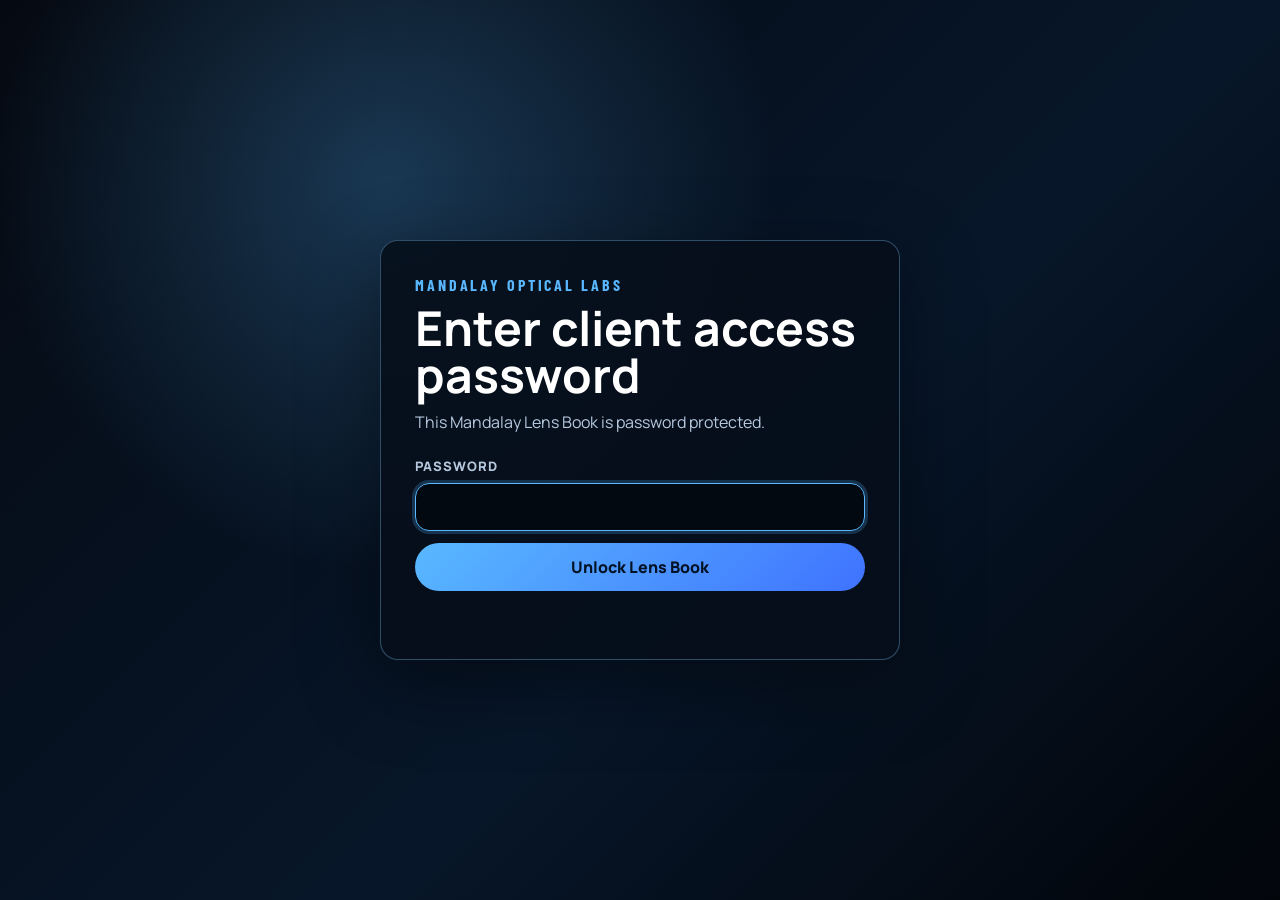
<file: client/index.html>
<!DOCTYPE html>
<html lang="en">
  <head>
    <meta charset="UTF-8" />
    <meta http-equiv="Cache-Control" content="no-store, no-cache, must-revalidate, max-age=0" />
    <meta http-equiv="Pragma" content="no-cache" />
    <meta http-equiv="Expires" content="0" />
    <meta name="viewport" content="width=device-width, initial-scale=1.0" />
    <title>Mandalay Optical Labs Client Price Guide</title>
    <link rel="preconnect" href="https://fonts.googleapis.com" />
    <link rel="preconnect" href="https://fonts.gstatic.com" crossorigin />
    <link
      href="https://fonts.googleapis.com/css2?family=Barlow+Condensed:wght@500;600;700&amp;family=Inter:wght@400;500;600;700;800&amp;family=Manrope:wght@400;500;600;700;800&amp;family=Noto+Serif+Display:opsz,wght@6..72,400;6..72,500;6..72,600;6..72,700&amp;display=swap"
      rel="stylesheet"
    />
    <link rel="stylesheet" href="./styles.css?v=mandalay-hero-hard-anchor-20260730b" />
    <style>
      body.client-access-pending .page-shell {
        visibility: hidden;
      }

      .hero {
        position: relative !important;
      }

      .hero > .visual-theme-controls {
        position: absolute !important;
        right: 22px !important;
        bottom: 22px !important;
        top: auto !important;
        left: auto !important;
      }

      .hero > .visual-theme-controls > .visual-theme-panel {
        position: absolute !important;
        right: 0 !important;
        bottom: calc(100% + 12px) !important;
        top: auto !important;
        left: auto !important;
      }
    </style>
  </head>
  <body class="client-access-pending">
    <div id="clientAccessGate" class="client-access-panel" hidden></div>
    <div class="page-shell">
      <header class="hero">
        <img
          class="hero-background-image"
          src="./mandalay-cover-art.svg"
          alt="Mandalay Optical Labs cover art with illuminated lens over Earth"
        />
        <div class="hero-copy">
          <p class="eyebrow">Mandalay Optical Labs</p>
          <p class="brand-kicker">Client Price Guide</p>
          <div class="hero-logo-wordmark" aria-label="Mandalay Optical Lab">
            <div class="hero-logo-main">MANDALAY</div>
            <div class="hero-logo-sub">OPTICAL LAB</div>
          </div>
          <h1 class="hero-guide-title">
            <span class="hero-title-sub">lens price guide</span>
          </h1>
          <p class="lede">
            Disrupting the industry with out of this world pricing designed to preserve Independent
            Optometric Practice profitability.
          </p>
          <div class="hero-actions consult-actions">
            <a class="button consult-button" href="https://outlook.office.com/book/MandalayOpticalQuestions@wecareri.com/?ismsaljsauthenabled" target="_blank" rel="noopener">Book Lens Consultation</a>
          </div>
        </div>
        <div class="visual-theme-controls" aria-label="Lens Book color controls">
          <button
            id="themePanelToggle"
            class="button theme-panel-toggle"
            type="button"
            aria-expanded="false"
            aria-controls="visualThemePanel"
          >
            Change Colors
          </button>
          <div id="visualThemePanel" class="visual-theme-panel" role="dialog" aria-label="Change Lens Book colors" hidden>
            <div class="visual-theme-panel-heading">
              <div>
                <span class="accent-theme-label">Lens Book Colors</span>
                <strong>Choose a design</strong>
              </div>
              <button id="themePanelClose" class="theme-panel-close" type="button" aria-label="Close color options">&times;</button>
            </div>
            <div class="visual-theme-mode-options" role="group" aria-label="Lens Book design">
              <button class="theme-mode-option" type="button" data-lens-mode="classic">Classic</button>
              <button class="theme-mode-option" type="button" data-lens-mode="editorial">New Mandalay</button>
            </div>
            <div id="accentThemePicker" class="accent-theme-picker">
              <span class="accent-theme-label">Accent color</span>
              <div class="accent-theme-options" role="group" aria-label="Mandalay accent color">
                <button class="accent-theme-option" type="button" data-accent-theme="deep-emerald" style="--swatch: #0b3d32">
                  <span class="accent-theme-swatch" aria-hidden="true"></span>Deep Emerald
                </button>
                <button class="accent-theme-option" type="button" data-accent-theme="garnet" style="--swatch: #651c2c">
                  <span class="accent-theme-swatch" aria-hidden="true"></span>Garnet
                </button>
                <button class="accent-theme-option" type="button" data-accent-theme="sapphire" style="--swatch: #153f6b">
                  <span class="accent-theme-swatch" aria-hidden="true"></span>Sapphire
                </button>
                <button class="accent-theme-option" type="button" data-accent-theme="peacock" style="--swatch: #0b4550">
                  <span class="accent-theme-swatch" aria-hidden="true"></span>Peacock
                </button>
                <button class="accent-theme-option" type="button" data-accent-theme="brilliant-lapis" style="--swatch: #2447d8">
                  <span class="accent-theme-swatch" aria-hidden="true"></span>Brilliant Lapis
                </button>
                <button class="accent-theme-option" type="button" data-accent-theme="ruby" style="--swatch: #b51d45">
                  <span class="accent-theme-swatch" aria-hidden="true"></span>Ruby
                </button>
              </div>
            </div>
          </div>
        </div>
      </header>

      <main class="layout">
        <section class="panel controls-panel controls" id="controlsPanel" aria-label="Lens book controls">
          <div class="family-switcher-wrap" id="catalogListingPanel">
            <div>
              <p class="section-label">Catalog Listing</p>
              <h2 id="activeSectionTitle">Single vision</h2>
            </div>
            <p id="updatedLabel" class="updated-label">Mandalay Lens Book</p>
            <div id="sectionTabs" class="chip-row family-switcher" aria-label="Lens categories"></div>
          </div>

          <div class="family-switcher-wrap subfilter-panel collapsible-panel is-collapsed" id="singleVisionControls">
            <button
              class="compact-panel-toggle triangle-toggle-hidden"
              type="button"
              data-compact-panel-toggle="singleVisionCategory"
              aria-expanded="false"
            >
              <span class="compact-panel-heading">
                <span class="section-label">Lens Category</span>
                <strong id="activeTierTitle">Single vision</strong>
              </span>
              <span class="compact-panel-summary" id="singleVisionFiltersSummary">Single vision</span>
            </button>
            <div class="compact-panel-body" id="singleVisionFiltersBody" hidden>
              <div id="singleVisionTabs" class="chip-row compact family-switcher"></div>
            </div>
          </div>

          <div class="family-switcher-wrap subfilter-panel" id="progressiveControls" hidden>
            <div>
              <p class="section-label">Progressive Selection</p>
              <h2 id="progressiveTitle">Mandalay Series</h2>
            </div>
            <div class="progressive-groups">
              <div>
                <p class="section-label subtle-label">Mandalay Series</p>
                <div id="mandalayDesignTabs" class="chip-row compact family-switcher"></div>
              </div>
              <div class="progressive-series-row">
                <div class="progressive-group progressive-group-iot">
                  <p class="section-label subtle-label">IOT Series</p>
                  <div id="iotDesignTabs" class="chip-row compact family-switcher"></div>
                </div>
                <div class="progressive-group progressive-group-german">
                  <p class="section-label subtle-label">German R Series</p>
                  <div id="germanRDesignTabs" class="chip-row compact family-switcher"></div>
                </div>
              </div>
            </div>
          </div>

          <div class="family-switcher-wrap subfilter-panel collapsible-panel is-collapsed" id="lensFiltersPanel">
            <button
              class="compact-panel-toggle triangle-toggle-hidden"
              type="button"
              data-compact-panel-toggle="lensFilters"
              aria-expanded="false"
            >
              <span class="compact-panel-heading">
                <span class="section-label">Lens Filters</span>
                <strong id="lensFiltersTitle">Refine the selected lens category</strong>
              </span>
              <span class="compact-panel-summary" id="lensFiltersSummary">All materials / All treatments</span>
            </button>
            <div class="filter-grid single-vision-filter-grid compact-panel-body" id="lensFiltersBody" hidden>
              <label>
                Material
                <select id="indexFilter"></select>
              </label>
              <label>
                Photochromic / Transition / Polarized
                <select id="treatmentFilter"></select>
              </label>
            </div>
          </div>

          <div class="search-wrap" id="searchWrap">
            <label for="searchInput">Search the catalog</label>
            <input
              id="searchInput"
              type="search"
              placeholder="Try: polarized, 1.67, Mandalay Plus, anti-fatigue"
            />
          </div>
        </section>

        <section class="panel results-panel" id="contentGrid">
          <div class="section-heading">
            <div class="catalog-heading-copy">
              <p class="section-label">Catalog</p>
              <h2 class="catalog-display-title">Lens Price Book</h2>
              <p class="catalog-helper">Live lens pricing is listed below.</p>
              <h2 id="resultsTitle">Client lens prices</h2>
            </div>
            <div class="results-actions catalog-toolbar">
              <label class="antiglare-control" id="antiglareControl">
                <span>Add anti-glare</span>
                <select id="antiglareSelect" aria-label="Add anti-glare to displayed lens prices"></select>
              </label>
              <div class="catalog-print-actions" aria-label="Print options">
                <a class="button one-page-print-button" href="./one-page-price-list.html?v=dash-20260730" target="_blank" rel="noopener">One Page Price Print</a>
              </div>
              <div id="resultCount" class="count-pill">0 items</div>
            </div>
          </div>
          <div class="table-wrap">
            <table>
              <thead id="resultsHead"></thead>
              <tbody id="resultsBody"></tbody>
            </table>
          </div>
        </section>

        <section class="panel share-panel" id="share" hidden>
          <p id="clientUrl" class="client-url">https://blinkshea.github.io/MandalayLensBook/</p>
          <button id="copyLinkButton" class="button button-ghost" type="button">Copy Link</button>
        </section>

        <footer class="panel lens-book-footer">
          <div>
            <p class="section-label">Client Policies</p>
            <h2>Terms &amp; Conditions</h2>
            <p>Review Mandalay billing, exchange, and warranty terms, then print a copy for your records.</p>
          </div>
          <a
            class="button terms-button"
            href="./terms-and-conditions.html"
            target="_blank"
            rel="noopener"
          >View &amp; Print Terms</a>
        </footer>
      </main>
    </div>

    <script>
      (function loadMandalayHeroArt() {
        const heroImage = document.querySelector(".hero-background-image");
        if (!heroImage) return;
        const chunkPaths = [0, 1, 2, 3, 4, 5, 6, 7].map(
          (index) => `../data/hero-cover-sharp-webp-q35-${index}.txt?v=client-real-hero-20260513`
        );
        Promise.all(chunkPaths.map((path) => fetch(path).then((response) => {
          if (!response.ok) throw new Error("Missing hero chunk");
          return response.text();
        })))
          .then((parts) => {
            heroImage.src = "data:image/webp;base64," + parts.join("").replace(/\s/g, "");
          })
          .catch(() => {
            heroImage.src = "../mandalay_cover_art.jpg?v=client-real-hero-fallback-20260513";
          });
      })();
    </script>
    <script>
      (function polishClientOnlyView() {
        const panelMap = {
          singleVisionCategory: "singleVisionFiltersBody",
          lensFilters: "lensFiltersBody",
        };

        function setText(node, text) {
          if (node && node.textContent !== text) node.textContent = text;
        }

        document.addEventListener("click", (event) => {
          const toggle = event.target.closest("[data-compact-panel-toggle]");
          if (!toggle) return;
          const key = toggle.getAttribute("data-compact-panel-toggle");
          const body = document.getElementById(panelMap[key]);
          const panel = toggle.closest(".collapsible-panel");
          if (!body || !panel) return;
          const isOpen = toggle.getAttribute("aria-expanded") === "true";
          toggle.setAttribute("aria-expanded", String(!isOpen));
          panel.classList.toggle("is-collapsed", isOpen);
          body.hidden = isOpen;
        });

        const singleVisionSummary = document.getElementById("singleVisionFiltersSummary");
        const activeTierTitle = document.getElementById("activeTierTitle");
        const lensFiltersSummary = document.getElementById("lensFiltersSummary");
        const resultsHead = document.getElementById("resultsHead");
        const resultsBody = document.getElementById("resultsBody");
        const singleVisionTabs = document.getElementById("singleVisionTabs");
        const indexFilter = document.getElementById("indexFilter");
        const treatmentFilter = document.getElementById("treatmentFilter");

        function selectedText(select, fallback) {
          if (!select || select.disabled) return fallback;
          return select.options[select.selectedIndex]?.textContent || fallback;
        }

        function updateSummaries() {
          const activeSingle = document.querySelector("#singleVisionTabs .is-active");
          const singleLabel = activeSingle?.textContent?.trim() || "Single vision";
          setText(singleVisionSummary, singleLabel);
          setText(activeTierTitle, singleLabel);
          setText(
            lensFiltersSummary,
            `${selectedText(indexFilter, "All materials")} / ${selectedText(treatmentFilter, "All treatments")}`
          );
        }

        function polishTable() {
          document.querySelectorAll(".client-hide-column").forEach((node) => node.classList.remove("client-hide-column"));
          const headers = Array.from(resultsHead.querySelectorAll("th"));
          headers.forEach((header, index) => {
            const text = header.textContent.trim();
            if (text === "Lens") setText(header, "Product");
            if (text === "Feature") {
              header.classList.add("client-hide-column");
              resultsBody.querySelectorAll("tr").forEach((row) => {
                row.children[index]?.classList.add("client-hide-column");
              });
            }
          });
        }

        let scheduled = false;
        function schedulePolish() {
          if (scheduled) return;
          scheduled = true;
          window.requestAnimationFrame(() => {
            scheduled = false;
            updateSummaries();
            polishTable();
          });
        }

        const observer = new MutationObserver(schedulePolish);
        [resultsHead, resultsBody, singleVisionTabs].forEach((target) => {
          if (target) observer.observe(target, { childList: true, subtree: true });
        });
        [indexFilter, treatmentFilter].forEach((select) => select?.addEventListener("change", updateSummaries));
        schedulePolish();
      })();
    </script>
    <script>
      (function loadClientAccessFresh() {
        const version = String(Date.now());
        const clientBuildVersion = "mandalay-hero-hard-anchor-20260730b";
        const dataScript = document.createElement("script");
        dataScript.src = `./data/client-catalog-data.js?v=${version}`;
        dataScript.onload = () => {
          const accessScript = document.createElement("script");
          accessScript.src = `./client-access.js?v=${clientBuildVersion}-${window.MANDALAY_CLIENT_ACCESS?.cacheKey || version}`;
          document.body.appendChild(accessScript);
        };
        dataScript.onerror = () => {
          document.body.classList.remove("client-access-pending");
          document.body.classList.add("client-access-locked");
          const gate = document.getElementById("clientAccessGate");
          if (gate) {
            gate.hidden = false;
            gate.innerHTML = '<div class="client-access-card"><p class="client-access-eyebrow">Mandalay Optical Labs</p><h1>Lens Book Locked</h1><p class="client-access-message">The client lens book could not be loaded.</p></div>';
          }
        };
        document.body.appendChild(dataScript);
      })();
    </script>
  </body>
</html>
</file>
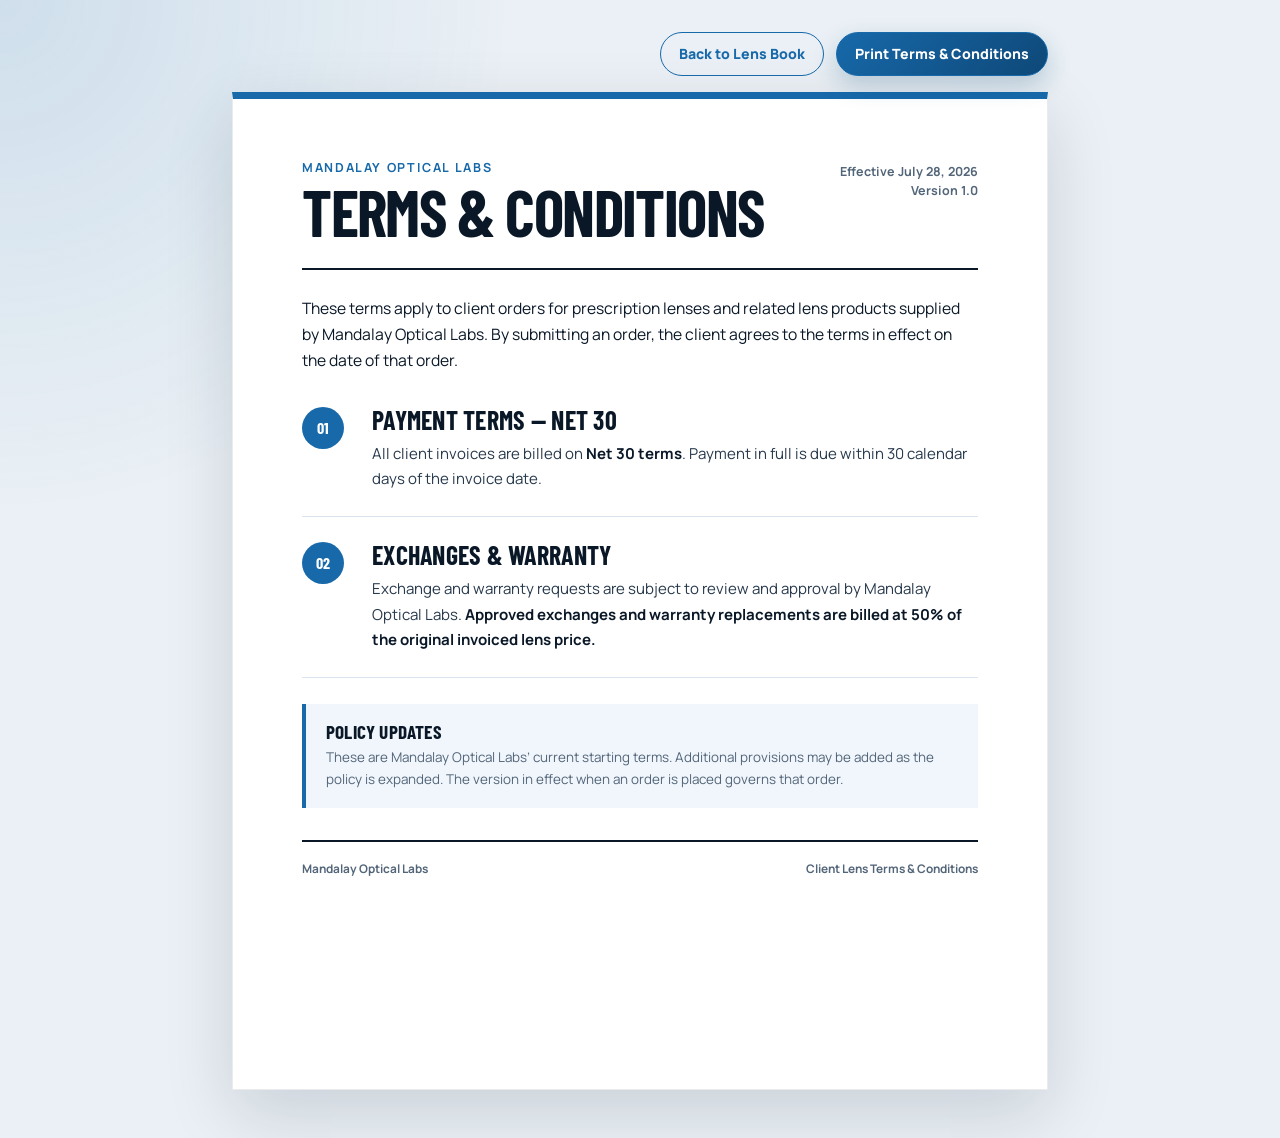
<file: terms-and-conditions.html>
<!DOCTYPE html>
<html lang="en">
  <head>
    <meta charset="UTF-8" />
    <meta name="viewport" content="width=device-width, initial-scale=1.0" />
    <meta name="color-scheme" content="light" />
    <title>Terms &amp; Conditions | Mandalay Optical Labs</title>
    <link rel="preconnect" href="https://fonts.googleapis.com" />
    <link rel="preconnect" href="https://fonts.gstatic.com" crossorigin />
    <link
      href="https://fonts.googleapis.com/css2?family=Barlow+Condensed:wght@600;700&amp;family=Manrope:wght@400;500;600;700;800&amp;display=swap"
      rel="stylesheet"
    />
    <style>
      :root {
        color-scheme: light;
        --ink: #091727;
        --muted: #536579;
        --line: #d9e4ee;
        --accent: #1769aa;
        --accent-dark: #0e4878;
        --paper: #ffffff;
        --page: #eaf0f5;
      }

      * {
        box-sizing: border-box;
      }

      html {
        background: var(--page);
      }

      body {
        min-height: 100vh;
        margin: 0;
        padding: 32px 18px 48px;
        color: var(--ink);
        background:
          radial-gradient(circle at top left, rgba(23, 105, 170, 0.13), transparent 32rem),
          var(--page);
        font-family: "Manrope", Arial, sans-serif;
      }

      .page-actions {
        display: flex;
        gap: 12px;
        justify-content: flex-end;
        width: min(8.5in, 100%);
        margin: 0 auto 16px;
      }

      .action {
        display: inline-flex;
        min-height: 44px;
        align-items: center;
        justify-content: center;
        padding: 0 18px;
        border: 1px solid var(--accent);
        border-radius: 999px;
        color: var(--accent);
        background: transparent;
        font: 800 0.88rem/1 "Manrope", Arial, sans-serif;
        text-decoration: none;
        cursor: pointer;
      }

      .action-primary {
        color: white;
        background: linear-gradient(135deg, var(--accent), var(--accent-dark));
        box-shadow: 0 10px 24px rgba(14, 72, 120, 0.22);
      }

      .document {
        width: min(8.5in, 100%);
        min-height: 10.4in;
        margin: 0 auto;
        padding: 0.65in 0.72in;
        border: 1px solid rgba(9, 23, 39, 0.08);
        border-top: 7px solid var(--accent);
        background: var(--paper);
        box-shadow: 0 24px 65px rgba(9, 23, 39, 0.14);
      }

      .document-header {
        display: grid;
        grid-template-columns: 1fr auto;
        gap: 24px;
        align-items: start;
        padding-bottom: 26px;
        border-bottom: 2px solid var(--ink);
      }

      .eyebrow {
        margin: 0 0 7px;
        color: var(--accent);
        font: 700 0.78rem/1.2 "Manrope", Arial, sans-serif;
        text-transform: uppercase;
        letter-spacing: 0.13em;
      }

      h1,
      h2 {
        font-family: "Barlow Condensed", "Arial Narrow", Arial, sans-serif;
        text-transform: uppercase;
      }

      h1 {
        margin: 0;
        font-size: clamp(2.35rem, 7vw, 4rem);
        line-height: 0.92;
        letter-spacing: -0.025em;
      }

      .version {
        margin: 2px 0 0;
        color: var(--muted);
        font-size: 0.78rem;
        font-weight: 700;
        line-height: 1.5;
        text-align: right;
      }

      .intro {
        margin: 26px 0 8px;
        font-size: 0.98rem;
        line-height: 1.65;
      }

      .term-section {
        display: grid;
        grid-template-columns: 52px minmax(0, 1fr);
        gap: 18px;
        padding: 25px 0;
        border-bottom: 1px solid var(--line);
      }

      .term-number {
        display: grid;
        width: 42px;
        height: 42px;
        place-items: center;
        border-radius: 50%;
        color: white;
        background: var(--accent);
        font: 700 1rem/1 "Barlow Condensed", "Arial Narrow", Arial, sans-serif;
      }

      h2 {
        margin: 0 0 8px;
        font-size: 1.62rem;
        line-height: 1;
        letter-spacing: 0.01em;
      }

      .term-section p {
        margin: 0;
        color: #27394c;
        font-size: 0.94rem;
        line-height: 1.68;
      }

      .term-section strong {
        color: var(--ink);
      }

      .document-note {
        margin-top: 26px;
        padding: 18px 20px;
        border-left: 4px solid var(--accent);
        background: #f0f6fb;
      }

      .document-note h2 {
        margin-bottom: 6px;
        font-size: 1.2rem;
      }

      .document-note p {
        margin: 0;
        color: var(--muted);
        font-size: 0.84rem;
        line-height: 1.6;
      }

      .document-footer {
        display: flex;
        gap: 20px;
        justify-content: space-between;
        margin-top: 32px;
        padding-top: 18px;
        border-top: 2px solid var(--ink);
        color: var(--muted);
        font-size: 0.74rem;
        font-weight: 700;
        line-height: 1.5;
      }

      @media (max-width: 620px) {
        body {
          padding: 18px 10px 32px;
        }

        .page-actions {
          display: grid;
          grid-template-columns: 1fr 1fr;
        }

        .document {
          min-height: 0;
          padding: 34px 24px;
        }

        .document-header {
          grid-template-columns: 1fr;
          gap: 14px;
        }

        .version {
          text-align: left;
        }

        .term-section {
          grid-template-columns: 42px minmax(0, 1fr);
          gap: 12px;
        }

        .document-footer {
          display: grid;
        }
      }

      @page {
        size: letter;
        margin: 0.35in;
      }

      @media print {
        html,
        body {
          background: white;
        }

        body {
          min-height: 0;
          padding: 0;
          print-color-adjust: exact;
          -webkit-print-color-adjust: exact;
        }

        .page-actions {
          display: none;
        }

        .document {
          width: auto;
          min-height: 0;
          margin: 0;
          padding: 0.35in 0.4in;
          border: 0;
          border-top: 6px solid var(--accent);
          box-shadow: none;
        }

        .document-header {
          padding-bottom: 18px;
        }

        h1 {
          font-size: 3rem;
        }

        .intro {
          margin-top: 18px;
        }

        .term-section {
          break-inside: avoid;
          padding: 18px 0;
        }

        .document-note {
          break-inside: avoid;
          margin-top: 18px;
        }

        .document-footer {
          margin-top: 22px;
        }
      }
    </style>
  </head>
  <body>
    <nav class="page-actions" aria-label="Terms page actions">
      <a class="action" href="./index.html">Back to Lens Book</a>
      <button class="action action-primary" type="button" onclick="window.print()">Print Terms &amp; Conditions</button>
    </nav>

    <main class="document">
      <header class="document-header">
        <div>
          <p class="eyebrow">Mandalay Optical Labs</p>
          <h1>Terms &amp; Conditions</h1>
        </div>
        <p class="version">Effective July 28, 2026<br />Version 1.0</p>
      </header>

      <p class="intro">
        These terms apply to client orders for prescription lenses and related lens products
        supplied by Mandalay Optical Labs. By submitting an order, the client agrees to the
        terms in effect on the date of that order.
      </p>

      <section class="term-section" aria-labelledby="payment-terms">
        <div class="term-number" aria-hidden="true">01</div>
        <div>
          <h2 id="payment-terms">Payment Terms — Net 30</h2>
          <p>
            All client invoices are billed on <strong>Net 30 terms</strong>. Payment in full is
            due within 30 calendar days of the invoice date.
          </p>
        </div>
      </section>

      <section class="term-section" aria-labelledby="exchange-terms">
        <div class="term-number" aria-hidden="true">02</div>
        <div>
          <h2 id="exchange-terms">Exchanges &amp; Warranty</h2>
          <p>
            Exchange and warranty requests are subject to review and approval by Mandalay Optical
            Labs. <strong>Approved exchanges and warranty replacements are billed at 50% of the
            original invoiced lens price.</strong>
          </p>
        </div>
      </section>

      <aside class="document-note">
        <h2>Policy Updates</h2>
        <p>
          These are Mandalay Optical Labs’ current starting terms. Additional provisions may be
          added as the policy is expanded. The version in effect when an order is placed governs
          that order.
        </p>
      </aside>

      <footer class="document-footer">
        <span>Mandalay Optical Labs</span>
        <span>Client Lens Terms &amp; Conditions</span>
      </footer>
    </main>
  </body>
</html>
</file>
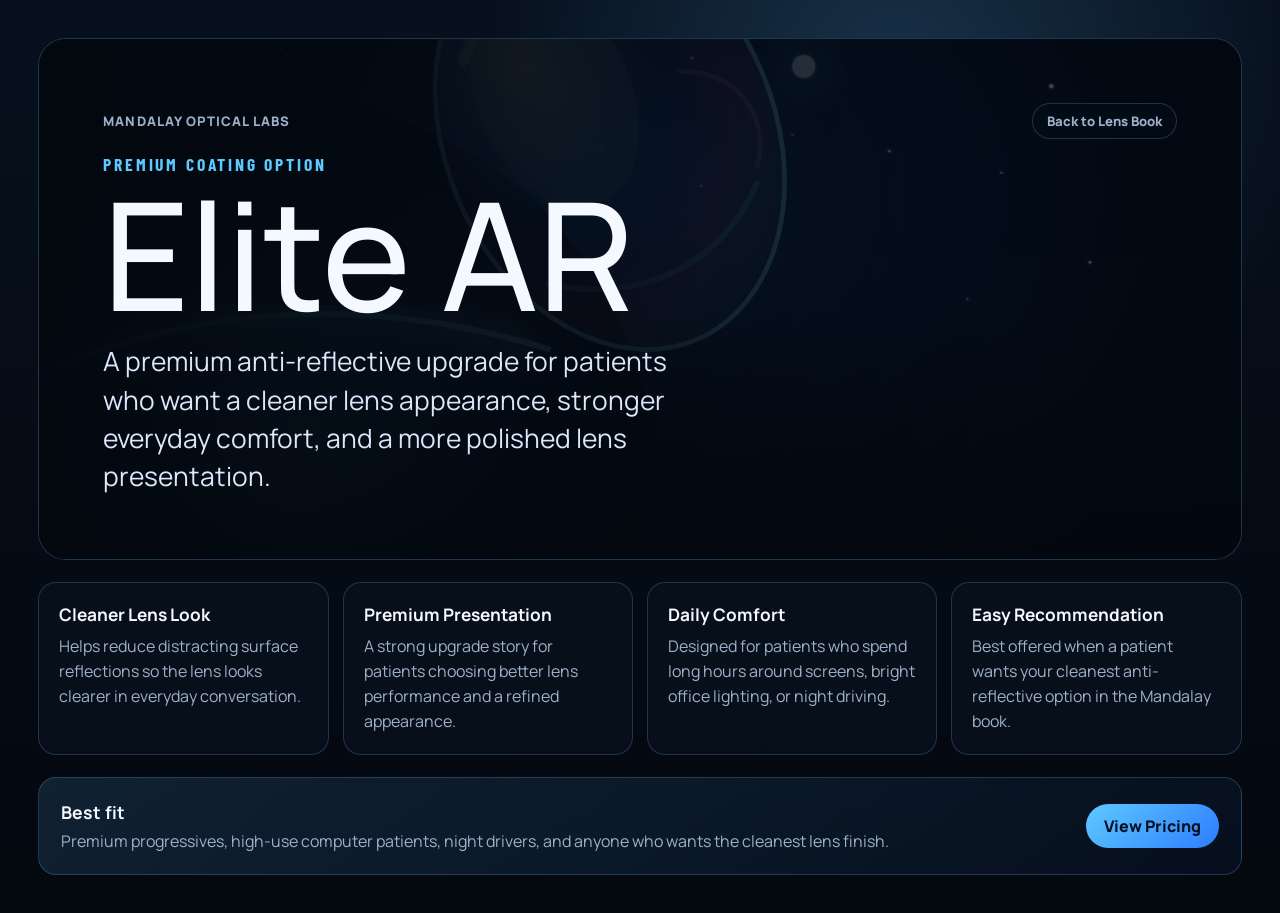
<file: client/elite-ar-marketing.html>
<!DOCTYPE html>
<html lang="en">
  <head>
    <meta charset="UTF-8" />
    <meta name="viewport" content="width=device-width, initial-scale=1.0" />
    <title>Elite AR | Mandalay Optical Labs</title>
    <link rel="preconnect" href="https://fonts.googleapis.com" />
    <link rel="preconnect" href="https://fonts.gstatic.com" crossorigin />
    <link
      href="https://fonts.googleapis.com/css2?family=Barlow+Condensed:wght@500;600;700&family=Manrope:wght@400;500;600;700;800&display=swap"
      rel="stylesheet"
    />
    <style>
      :root {
        color-scheme: dark;
        --bg: #050a12;
        --panel: rgba(8, 16, 28, 0.9);
        --line: rgba(119, 193, 255, 0.22);
        --text: #f4f8ff;
        --muted: #9eb1ca;
        --accent: #5ec9ff;
        --accent-strong: #2d7dff;
      }

      * {
        box-sizing: border-box;
      }

      body {
        margin: 0;
        background: var(--bg);
        color: var(--text);
        font-family: "Manrope", Arial, sans-serif;
      }

      a {
        color: inherit;
      }

      .page {
        min-height: 100vh;
        padding: clamp(18px, 3vw, 42px);
        background:
          radial-gradient(circle at 70% 10%, rgba(93, 188, 255, 0.2), transparent 34%),
          linear-gradient(180deg, #07101d 0%, #04080f 100%);
      }

      .hero {
        position: relative;
        min-height: 520px;
        overflow: hidden;
        border: 1px solid var(--line);
        border-radius: 28px;
        background: #06101c;
      }

      .hero img {
        position: absolute;
        inset: 0;
        width: 100%;
        height: 100%;
        object-fit: cover;
        opacity: 0.58;
      }

      .hero::after {
        content: "";
        position: absolute;
        inset: 0;
        background:
          linear-gradient(90deg, rgba(3, 8, 15, 0.98), rgba(3, 8, 15, 0.76) 48%, rgba(3, 8, 15, 0.2)),
          linear-gradient(0deg, rgba(3, 8, 15, 0.78), transparent 45%);
      }

      .hero-inner {
        position: relative;
        z-index: 1;
        display: grid;
        align-content: space-between;
        min-height: 520px;
        padding: clamp(24px, 5vw, 72px);
      }

      .topbar {
        display: flex;
        align-items: center;
        justify-content: space-between;
        gap: 18px;
        color: var(--muted);
        font-size: 0.82rem;
        font-weight: 800;
        text-transform: uppercase;
        letter-spacing: 0.08em;
      }

      .back-link {
        display: inline-flex;
        align-items: center;
        min-height: 36px;
        padding: 0 14px;
        border: 1px solid var(--line);
        border-radius: 999px;
        background: rgba(5, 13, 24, 0.76);
        text-decoration: none;
        text-transform: none;
        letter-spacing: 0;
      }

      .copy {
        max-width: 720px;
      }

      .eyebrow {
        margin: 0 0 14px;
        color: var(--accent);
        font-family: "Barlow Condensed", sans-serif;
        font-size: 1.1rem;
        font-weight: 700;
        letter-spacing: 0.16em;
        text-transform: uppercase;
      }

      h1 {
        margin: 0;
        font-size: clamp(4.2rem, 12vw, 9.4rem);
        line-height: 0.86;
        font-weight: 500;
        letter-spacing: 0;
      }

      .subhead {
        max-width: 610px;
        margin: 24px 0 0;
        color: #dbe8fb;
        font-size: clamp(1.1rem, 2.2vw, 1.65rem);
        line-height: 1.45;
      }

      main {
        display: grid;
        gap: 22px;
        margin-top: 22px;
      }

      .feature-grid {
        display: grid;
        grid-template-columns: repeat(4, minmax(0, 1fr));
        gap: 14px;
      }

      .feature {
        min-height: 150px;
        padding: 20px;
        border: 1px solid var(--line);
        border-radius: 18px;
        background: var(--panel);
      }

      .feature h2 {
        margin: 0 0 8px;
        color: var(--text);
        font-size: 1.08rem;
      }

      .feature p {
        margin: 0;
        color: var(--muted);
        line-height: 1.55;
      }

      .fit-strip {
        display: flex;
        align-items: center;
        justify-content: space-between;
        gap: 18px;
        padding: 22px;
        border: 1px solid var(--line);
        border-radius: 18px;
        background: linear-gradient(135deg, rgba(89, 184, 255, 0.14), rgba(45, 125, 255, 0.06));
      }

      .fit-strip strong {
        display: block;
        margin-bottom: 6px;
        font-size: 1.1rem;
      }

      .fit-strip span {
        color: var(--muted);
      }

      .button {
        display: inline-flex;
        align-items: center;
        justify-content: center;
        min-height: 44px;
        padding: 0 18px;
        border-radius: 999px;
        background: linear-gradient(135deg, var(--accent), var(--accent-strong));
        color: #031222;
        font-weight: 900;
        text-decoration: none;
        white-space: nowrap;
      }

      @media (max-width: 900px) {
        .feature-grid {
          grid-template-columns: repeat(2, minmax(0, 1fr));
        }
      }

      @media (max-width: 640px) {
        .page {
          padding: 12px;
        }

        .hero,
        .hero-inner {
          min-height: 560px;
        }

        .topbar,
        .fit-strip {
          align-items: flex-start;
          flex-direction: column;
        }

        .feature-grid {
          grid-template-columns: 1fr;
        }
      }
    </style>
  </head>
  <body>
    <div class="page">
      <header class="hero">
        <img src="./mandalay-cover-art.svg" alt="Mandalay Optical Labs illuminated lens over Earth" />
        <div class="hero-inner">
          <div class="topbar">
            <span>Mandalay Optical Labs</span>
            <a class="back-link" href="./index.html#catalogListingPanel">Back to Lens Book</a>
          </div>
          <div class="copy">
            <p class="eyebrow">Premium coating option</p>
            <h1>Elite AR</h1>
            <p class="subhead">
              A premium anti-reflective upgrade for patients who want a cleaner lens appearance,
              stronger everyday comfort, and a more polished lens presentation.
            </p>
          </div>
        </div>
      </header>

      <main>
        <section class="feature-grid" aria-label="Elite AR benefits">
          <article class="feature">
            <h2>Cleaner Lens Look</h2>
            <p>Helps reduce distracting surface reflections so the lens looks clearer in everyday conversation.</p>
          </article>
          <article class="feature">
            <h2>Premium Presentation</h2>
            <p>A strong upgrade story for patients choosing better lens performance and a refined appearance.</p>
          </article>
          <article class="feature">
            <h2>Daily Comfort</h2>
            <p>Designed for patients who spend long hours around screens, bright office lighting, or night driving.</p>
          </article>
          <article class="feature">
            <h2>Easy Recommendation</h2>
            <p>Best offered when a patient wants your cleanest anti-reflective option in the Mandalay book.</p>
          </article>
        </section>

        <section class="fit-strip">
          <div>
            <strong>Best fit</strong>
            <span>Premium progressives, high-use computer patients, night drivers, and anyone who wants the cleanest lens finish.</span>
          </div>
          <a class="button" href="./index.html#catalogListingPanel">View Pricing</a>
        </section>
      </main>
    </div>
  </body>
</html>
</file>
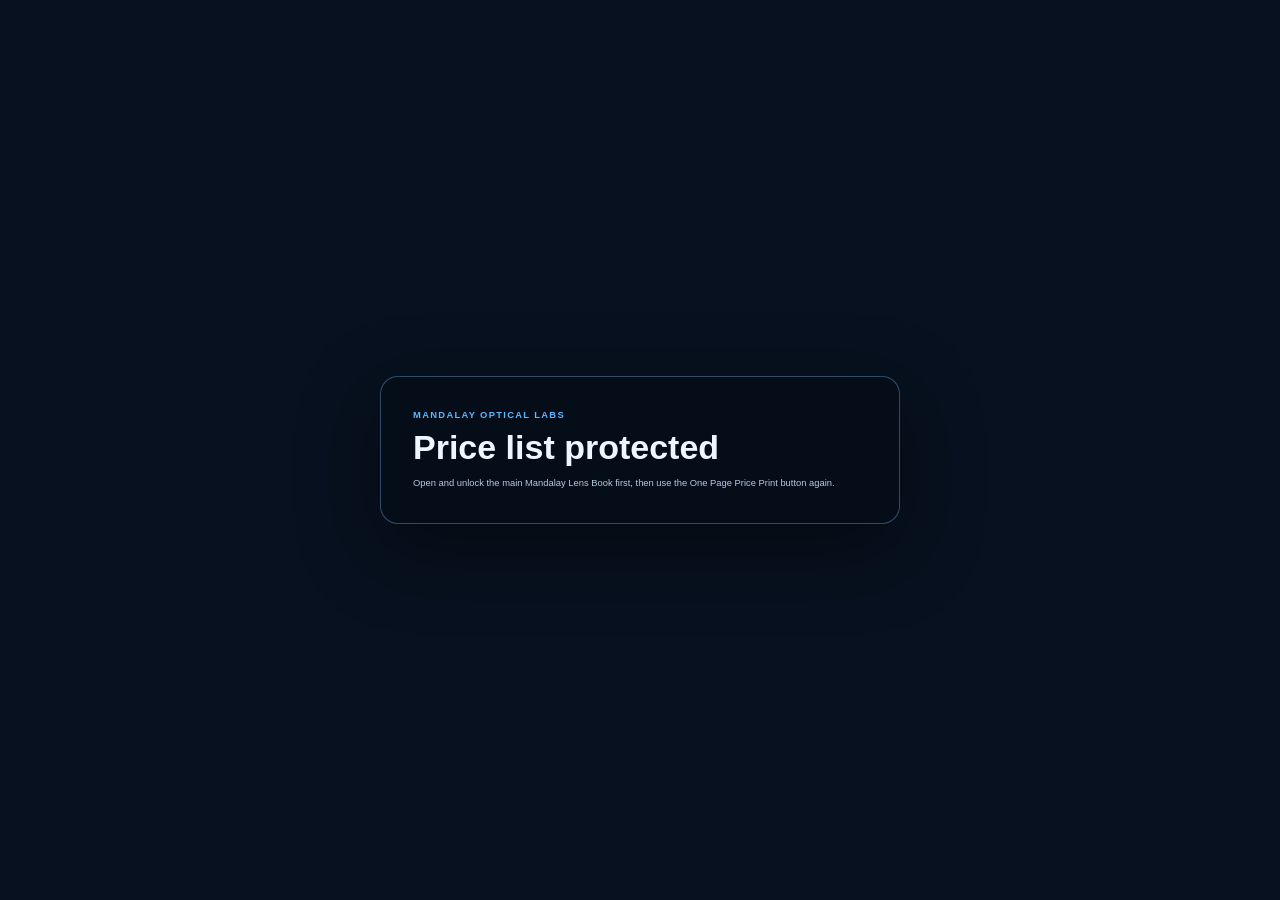
<file: client/one-page-price-list.html>
<!doctype html>
<html lang="en">
  <head>
    <meta charset="utf-8" />
    <meta http-equiv="Cache-Control" content="no-store, no-cache, must-revalidate, max-age=0" />
    <meta http-equiv="Pragma" content="no-cache" />
    <meta http-equiv="Expires" content="0" />
    <meta name="viewport" content="width=device-width, initial-scale=1" />
    <title>Mandalay One Page Client Lens Price List</title>
    <style>
      @page { size: letter; margin: 0.22in; }
      * { box-sizing: border-box; }
      :root {
        --ink: #111927;
        --blue: #2f8cff;
        --deep: #030912;
        --line: #cfe1f5;
        --soft: #eef6ff;
        --muted: #5c6e84;
        --price: #c9142f;
      }
      body {
        margin: 0;
        background: #07111f;
        color: var(--ink);
        font-family: "Segoe UI", Arial, sans-serif;
        font-size: 9.4px;
        line-height: 1.18;
      }
      .print-actions { width: 8.5in; margin: 14px auto 10px; text-align: right; }
      .print-actions button {
        border: 0;
        border-radius: 999px;
        padding: 10px 16px;
        background: linear-gradient(135deg, #0b5db8, var(--blue));
        color: white;
        font: inherit;
        font-size: 13px;
        font-weight: 850;
        cursor: pointer;
      }
      .sheet {
        width: 8.5in;
        min-height: 11in;
        margin: 0 auto 18px;
        padding: 0.24in;
        background: #fffdf8;
        box-shadow: 0 18px 56px rgba(0, 0, 0, 0.45);
      }
      h1, h2, h3, p { margin: 0; }
      .hero {
        display: grid;
        grid-template-columns: 1fr auto;
        gap: 18px;
        align-items: end;
        min-height: 1.25in;
        padding: 16px 18px;
        border-radius: 8px;
        color: white;
        background:
          linear-gradient(90deg, rgba(1, 6, 13, 0.96) 0%, rgba(5, 22, 42, 0.9) 58%, rgba(7, 58, 98, 0.82) 100%),
          url("./mandalay-cover-art.svg") center right / cover no-repeat;
      }
      .eyebrow { color: #7fc7ff; font-size: 8.5px; font-weight: 850; letter-spacing: 0.14em; text-transform: uppercase; }
      .brand { margin-top: 7px; font-size: 25px; font-weight: 300; letter-spacing: 0.08em; text-transform: uppercase; }
      .brand span { display: block; margin-left: 3.4em; font-size: 11px; letter-spacing: 0.22em; }
      .hero h1 { margin-top: 8px; font-size: 20px; line-height: 0.95; }
      .updated {
        align-self: start;
        border: 1px solid rgba(127, 199, 255, 0.46);
        border-radius: 999px;
        padding: 6px 9px;
        color: #dbeeff;
        background: rgba(1, 6, 13, 0.56);
        font-weight: 750;
        white-space: nowrap;
      }
      .grid { display: grid; grid-template-columns: 1.15fr 0.85fr; gap: 10px; margin-top: 10px; }
      .box { border: 1px solid var(--line); border-radius: 7px; overflow: hidden; background: white; }
      .box-head { display: flex; justify-content: space-between; gap: 8px; align-items: baseline; padding: 7px 9px; color: white; background: linear-gradient(90deg, #02070d, #0b5db8); }
      .box-head h2 { font-size: 10.5px; letter-spacing: 0.08em; text-transform: uppercase; }
      .box-head span { color: #dbeeff; font-size: 8.3px; font-weight: 700; }
      table { width: 100%; border-collapse: collapse; }
      th, td { border-bottom: 1px solid #e5eef8; padding: 4.2px 5px; text-align: left; vertical-align: middle; }
      th { color: #27445f; background: var(--soft); font-size: 8.3px; font-weight: 850; }
      tr:last-child td { border-bottom: 0; }
      .price { color: var(--price); font-weight: 900; text-align: right; white-space: nowrap; }
      .material { font-weight: 850; }
      .upgrade-grid { display: grid; grid-template-columns: 1fr 1fr; gap: 9px; padding: 9px; }
      .upgrade-group { border: 1px solid #d8e8f8; border-radius: 6px; overflow: hidden; }
      .upgrade-title { padding: 6px 8px; color: white; background: #07111f; font-weight: 900; }
      .upgrade-row { display: flex; justify-content: space-between; gap: 8px; min-height: 27px; padding: 6px 8px; border-top: 1px solid #e5eef8; align-items: center; }
      .upgrade-row + .upgrade-title { margin-top: 7px; border-top: 1px solid #d8e8f8; }
      .footer { display: flex; justify-content: space-between; gap: 10px; margin-top: 9px; color: var(--muted); font-size: 8.5px; font-weight: 700; }
      .footer span:first-child { max-width: 58%; }
      @media print {
        body { background: white; }
        .print-actions { display: none; }
        .sheet { width: auto; min-height: auto; margin: 0; padding: 0; box-shadow: none; }
      }
    </style>
  </head>
  <body>
    <div class="print-actions"><button type="button" onclick="window.print()">Print One-Page List</button></div>
    <main class="sheet">
      <section class="hero">
        <div>
          <p class="eyebrow">Mandalay Optical Labs</p>
          <div class="brand">Mandalay<span>Optical Lab</span></div>
          <h1>One Page Client Lens Price List</h1>
        </div>
        <p id="updatedLabel" class="updated">Mandalay Lens Book</p>
      </section>
      <section class="grid">
        <div class="box">
          <div class="box-head"><h2>Progressive Base Prices</h2><span>Mandalay before upgrades</span></div>
          <table><thead><tr><th>Material</th><th class="price">Clear</th><th class="price">Photo</th><th class="price">Transitions</th><th class="price">Polarized</th></tr></thead><tbody id="progressiveRows"></tbody></table>
        </div>
        <div class="box">
          <div class="box-head"><h2>Progressive Designs</h2><span>Add to base</span></div>
          <div class="upgrade-grid">
            <div class="upgrade-group"><div class="upgrade-title">Mandalay Series</div><div class="upgrade-row"><strong>Mandalay</strong><span class="price">$0</span></div><div class="upgrade-row"><strong>Mandalay Plus</strong><span class="price">+$20</span></div><div class="upgrade-row"><strong>Mandalay Elite</strong><span class="price">+$40</span></div></div>
            <div class="upgrade-group"><div class="upgrade-title">IOT Series</div><div class="upgrade-row"><strong>IOT Essential</strong><span class="price">+$15</span></div><div class="upgrade-row"><strong>IOT Endless</strong><span class="price">+$35</span></div><div class="upgrade-title">German R Series</div><div class="upgrade-row"><strong>MOR Ultimate lens</strong><span class="price">+$60</span></div></div>
          </div>
        </div>
        <div class="box">
          <div class="box-head"><h2>Single Vision</h2><span>Core lens prices</span></div>
          <table><thead><tr><th>Material</th><th class="price">Clear</th><th class="price">Photo</th><th class="price">Transitions</th><th class="price">Polarized</th></tr></thead><tbody id="singleVisionRows"></tbody></table>
        </div>
        <div class="box">
          <div class="box-head"><h2>Multifocal</h2><span>Common selections</span></div>
          <table><thead><tr><th>Lens</th><th>Material</th><th class="price">Price</th></tr></thead><tbody id="multifocalRows"></tbody></table>
        </div>
        <div class="box">
          <div class="box-head"><h2>Coatings</h2><span>Surface options</span></div>
          <table><thead><tr><th>Coating</th><th class="price">Price</th><th>Tint / Mirror</th><th class="price">Price</th></tr></thead><tbody id="coatingRows"></tbody></table>
        </div>
        <div class="box">
          <div class="box-head"><h2>Add-Ons</h2><span>Finish options</span></div>
          <table><thead><tr><th>Option</th><th class="price">Price</th><th>Option</th><th class="price">Price</th></tr></thead><tbody id="addonRows"></tbody></table>
        </div>
      </section>
      <div class="footer"><span>— = option not currently listed.</span><span>https://blinkshea.github.io/MandalayLensBook/</span></div>
    </main>
    <script>
      function runOnePagePriceList() {
      const access = window.MANDALAY_CLIENT_ACCESS || { mode: "unlocked" };
      function clientCacheKey() { return `mandalay-client-catalog:${access.cacheKey || access.generatedAt || "current"}`; }
      function cachedClientCatalog() {
        for (const store of [sessionStorage, localStorage]) {
          try {
            const cached = store.getItem(clientCacheKey());
            if (!cached) continue;
            const parsed = JSON.parse(cached);
            return parsed.catalog || parsed;
          } catch (error) {
            // Try the next browser storage option.
          }
        }
        return null;
      }
      const data = window.MANDALAY_CLIENT_CATALOG || cachedClientCatalog() || { products: [], addons: [] };
      if ((access.mode === "locked" || access.mode === "password") && (!data.products || !data.products.length)) {
        document.body.innerHTML = '<main style="min-height:100vh;display:grid;place-items:center;padding:28px;background:#07111f;color:#eef6ff;font-family:Segoe UI,Arial,sans-serif;"><section style="width:min(520px,100%);border:1px solid rgba(127,199,255,.35);border-radius:18px;padding:32px;background:rgba(6,14,26,.92);box-shadow:0 24px 80px rgba(0,0,0,.42);"><p style="margin:0 0 10px;color:#59b8ff;font-weight:800;letter-spacing:.14em;text-transform:uppercase;">Mandalay Optical Labs</p><h1 style="margin:0 0 12px;font-size:34px;line-height:1;">Price list protected</h1><p style="margin:0;color:#b7c9df;line-height:1.5;">Open and unlock the main Mandalay Lens Book first, then use the One Page Price Print button again.</p></section></main>';
        throw new Error("Client price list is protected.");
      }
      const fmt = new Intl.NumberFormat("en-US", { style: "currency", currency: "USD", maximumFractionDigits: 2 });
      const materialAliases = { "CR-39": ["CR-39", "1.50", "1.499"], Poly: ["Poly", "1.59"], TriVex: ["TriVex", "Trivex", "Hi-Vex", "HI-VEX"], "1.60": ["1.60", "1.6"], "1.67": ["1.67"], "1.74": ["1.74"] };
      const usageAliases = { clear: ["Clear"], photo: ["Photo", "Photochromic"], transition: ["Transition", "Transition Gen S", "Transitions Gen S", "Transition 8", "Transitions 8"], polarized: ["Polarized", "Sun"] };
      function norm(value) { return String(value || "").toUpperCase().replace(/[^A-Z0-9]+/g, ""); }
      function price(value) { const amount = Number(value); if (!Number.isFinite(amount) || amount <= 1) return "—"; return Number.isInteger(amount) ? `$${amount}` : fmt.format(amount); }
      function mat(item, material) { const value = norm(item.material); return (materialAliases[material] || [material]).some((alias) => norm(alias) === value); }
      function use(item, usage) { const itemUsage = norm(item.usage); const itemFeature = norm(item.feature); if (usage === "polarized") return itemFeature.includes("POLARIZED") || itemUsage.includes("SUN"); return (usageAliases[usage] || []).some((alias) => itemUsage.includes(norm(alias))); }
      function findProduct(options) { return (data.products || []).find((item) => (!options.category || item.category === options.category) && (!options.family || item.family === options.family) && (!options.tier || item.tier === options.tier) && (!options.design || norm(item.design) === norm(options.design)) && (!options.material || mat(item, options.material)) && (!options.usage || use(item, options.usage))); }
      function findAddon(name) { return (data.addons || []).find((item) => norm(item.name) === norm(name)); }
      function renderMatrix(targetId, materials, options) { document.getElementById(targetId).innerHTML = materials.map((material) => { const get = (usage) => findProduct({ ...options, material, usage }); return `<tr><td class="material">${material}</td><td class="price">${price(get("clear")?.price)}</td><td class="price">${price(get("photo")?.price)}</td><td class="price">${price(get("transition")?.price)}</td><td class="price">${price(get("polarized")?.price)}</td></tr>`; }).join(""); }
      function renderMultifocal() { const rows = [["Bifocal FT28", "CR-39", "Bifocal Flat Top 28"], ["Bifocal FT28", "Poly", "Bifocal Flat Top 28"], ["Bifocal FT28", "TriVex", "Bifocal Flat Top 28"], ["Bifocal FT28", "1.60", "Bifocal Flat Top 28"], ["Bifocal FT28", "1.67", "Bifocal Flat Top 28"], ["Trifocal 7 x 28", "CR-39", "Trifocal 7*28"], ["Trifocal 7 x 28", "1.60", "Trifocal 7*28"], ["Trifocal 7 x 28", "1.67", "Trifocal 7*28"]]; document.getElementById("multifocalRows").innerHTML = rows.map(([label, material, design]) => { const item = findProduct({ category: "Multifocal", tier: "Conventional", design, material, usage: "clear" }); return `<tr><td>${label}</td><td class="material">${material}</td><td class="price">${price(item?.price)}</td></tr>`; }).join(""); }
      function renderAddons() { const coatings = [["Standard AR", "Solid Tint"], ["Premium AR", "Gradient Tint"], ["Elite AR", "Mirror"], ["Bluelight Filter", "Double Tint"]]; document.getElementById("coatingRows").innerHTML = coatings.map(([left, right]) => `<tr><td>${left}</td><td class="price">${price(findAddon(left)?.price)}</td><td>${right}</td><td class="price">${price(findAddon(right)?.price)}</td></tr>`).join(""); const addons = [["Edging", "80mm"], ["Wrap", "85mm"], ["Oversize", "Prism"]]; document.getElementById("addonRows").innerHTML = addons.map(([left, right]) => `<tr><td>${left === "80mm" ? "80mm Oversize" : left}</td><td class="price">${price(findAddon(left)?.price)}</td><td>${right === "85mm" ? "85mm Oversize" : right}</td><td class="price">${price(findAddon(right)?.price)}</td></tr>`).join(""); }
      function renderUpdatedLabel() { const date = data.generatedAt ? new Date(data.generatedAt) : null; document.getElementById("updatedLabel").textContent = date && !Number.isNaN(date.getTime()) ? `Price book ${date.toLocaleDateString()}` : "Mandalay Lens Book"; }
      function loadHeroArt() { const hero = document.querySelector(".hero"); if (!hero) return; const chunks = [0,1,2,3,4,5,6,7].map((index) => `../data/hero-cover-sharp-webp-q35-${index}.txt?v=client-print-real-hero-20260513`); Promise.all(chunks.map((path) => fetch(path).then((response) => { if (!response.ok) throw new Error("Missing hero chunk"); return response.text(); }))).then((parts) => { const image = `url("data:image/webp;base64,${parts.join("").replace(/\s/g, "")}")`; hero.style.backgroundImage = `linear-gradient(90deg, rgba(1, 6, 13, 0.96) 0%, rgba(5, 22, 42, 0.9) 58%, rgba(7, 58, 98, 0.82) 100%), ${image}`; }); }
      loadHeroArt();
      renderUpdatedLabel();
      renderMatrix("progressiveRows", ["CR-39", "Poly", "TriVex", "1.60", "1.67", "1.74"], { category: "Digital Progressive", family: "Mandalay", tier: "Essential", design: "Progressive" });
      renderMatrix("singleVisionRows", ["CR-39", "Poly", "TriVex", "1.60", "1.67", "1.74"], { category: "Single Vision", tier: "Conventional", design: "Single Vision" });
      renderMultifocal();
      renderAddons();
      }

      (function loadClientCatalogFresh() {
        const script = document.createElement("script");
        script.src = `./data/client-catalog-data.js?v=${Date.now()}`;
        script.onload = runOnePagePriceList;
        script.onerror = () => {
          document.body.innerHTML = '<main style="min-height:100vh;display:grid;place-items:center;padding:28px;background:#07111f;color:#eef6ff;font-family:Segoe UI,Arial,sans-serif;"><section style="width:min(520px,100%);border:1px solid rgba(127,199,255,.35);border-radius:18px;padding:32px;background:rgba(6,14,26,.92);box-shadow:0 24px 80px rgba(0,0,0,.42);"><p style="margin:0 0 10px;color:#59b8ff;font-weight:800;letter-spacing:.14em;text-transform:uppercase;">Mandalay Optical Labs</p><h1 style="margin:0 0 12px;font-size:34px;line-height:1;">Price list protected</h1><p style="margin:0;color:#b7c9df;line-height:1.5;">The one-page price list could not be loaded.</p></section></main>';
        };
        document.body.appendChild(script);
      })();
    </script>
  </body>
</html>
</file>
<file: client/styles.css>
﻿:root {
  --bg: #06080d;
  --bg-strong: #101722;
  --panel: rgba(10, 16, 24, 0.86);
  --panel-strong: rgba(14, 20, 30, 0.96);
  --line: rgba(122, 183, 255, 0.16);
  --text: #f5f8ff;
  --muted: #94a8c4;
  --accent: #59b8ff;
  --accent-soft: rgba(89, 184, 255, 0.18);
  --accent-hot: #3f73ff;
  --success: #4dd8b3;
  --warning: #ffb455;
  --shadow: 0 28px 80px rgba(0, 0, 0, 0.45);
}

* {
  box-sizing: border-box;
}

html {
  overflow-x: hidden;
  background: #06080d;
}

[hidden] {
  display: none !important;
}

body {
  margin: 0;
  min-height: 100vh;
  overflow-x: hidden;
  font-family: "Manrope", sans-serif;
  color: var(--text);
  background:
    radial-gradient(circle at 18% 22%, rgba(85, 172, 255, 0.24), transparent 18%),
    radial-gradient(circle at 62% 16%, rgba(50, 122, 224, 0.16), transparent 20%),
    radial-gradient(circle at 84% 72%, rgba(23, 76, 150, 0.2), transparent 20%),
    linear-gradient(180deg, #06080d 0%, #0a1119 40%, #0e1723 100%);
}

button,
input,
select {
  font: inherit;
}

.page-shell {
  width: min(1380px, calc(100% - 32px));
  margin: 0 auto;
  padding: 24px 0 40px;
}

.hero,
.layout,
.content-grid,
.secondary-grid,
.filter-grid,
.hero-actions,
.metrics {
  display: grid;
  gap: 16px;
}

.layout > *,
.content-grid > *,
.secondary-grid > * {
  min-width: 0;
}

.hero {
  grid-template-columns: 1fr;
  align-items: end;
  margin-bottom: 18px;
  position: relative;
  z-index: 10;
  min-height: 720px;
  overflow: visible;
  border: 1px solid var(--line);
  border-radius: 28px;
  background:
    linear-gradient(90deg, rgba(4, 8, 16, 0.9) 0%, rgba(5, 10, 18, 0.78) 34%, rgba(6, 12, 22, 0.3) 64%, rgba(3, 6, 12, 0.18) 100%);
  box-shadow: var(--shadow);
}

.hero-copy,
.panel {
  border: 1px solid var(--line);
  background: var(--panel);
  backdrop-filter: blur(10px);
  box-shadow: var(--shadow);
}

.hero-copy {
  max-width: 700px;
  padding: 34px 34px 30px;
  border-radius: 28px;
  position: relative;
  overflow: visible;
  z-index: 11;
  margin: 26px;
  border: 0;
  background: transparent;
  backdrop-filter: none;
  box-shadow: none;
}

.hero-background-image {
  position: absolute;
  inset: 0;
  display: block;
  width: 100%;
  height: 100%;
  object-fit: cover;
  object-position: center right;
  filter: saturate(1.02) contrast(1.02);
  border-radius: 28px;
}

.hero::after {
  content: "";
  position: absolute;
  inset: 0;
  z-index: 1;
  border-radius: 28px;
  background:
    radial-gradient(circle at 18% 22%, rgba(93, 186, 255, 0.22), transparent 22%),
    linear-gradient(90deg, rgba(4, 8, 16, 0.9) 0%, rgba(5, 10, 18, 0.72) 24%, rgba(6, 12, 22, 0.28) 54%, rgba(3, 6, 12, 0.08) 100%);
}

.eyebrow,
.section-label,
.hero-card-label {
  margin: 0;
  font-family: "Barlow Condensed", sans-serif;
  text-transform: uppercase;
  letter-spacing: 0.12em;
}

.eyebrow,
.section-label {
  color: var(--accent);
}

.brand-kicker {
  margin: 12px 0 0;
  color: var(--muted);
  text-transform: uppercase;
  letter-spacing: 0.24em;
  font: 700 0.82rem/1.2 "Barlow Condensed", sans-serif;
}

.brand-signature {
  display: inline-grid;
  gap: 2px;
  margin: 24px 0 0;
  padding: 12px 16px;
  border: 1px solid rgba(122, 183, 255, 0.2);
  border-radius: 20px;
  background: rgba(6, 12, 21, 0.7);
  box-shadow: inset 0 0 0 1px rgba(255, 255, 255, 0.02);
}

.brand-wordmark {
  font-family: "Barlow Condensed", sans-serif;
  font-size: clamp(2rem, 4vw, 3rem);
  line-height: 0.9;
  letter-spacing: 0.03em;
  color: #ffffff;
}

.brand-submark {
  color: var(--muted);
  font: 700 0.82rem/1.2 "Barlow Condensed", sans-serif;
  letter-spacing: 0.18em;
  text-transform: uppercase;
}

.hero h1,
.section-heading h2 {
  margin: 10px 0 0;
  font-family: "Barlow Condensed", sans-serif;
  line-height: 0.96;
  letter-spacing: -0.03em;
}

.hero h1 {
  font-size: clamp(3rem, 6vw, 5.6rem);
  max-width: 8ch;
}

.hero-logo-wordmark {
  margin-top: 18px;
  color: #f8fbff;
  text-shadow: 0 12px 26px rgba(0, 0, 0, 0.34);
}

.hero-logo-main {
  font-family: "Manrope", sans-serif;
  font-size: clamp(3.5rem, 7.2vw, 6.2rem);
  font-weight: 300;
  letter-spacing: 0.08em;
  line-height: 0.92;
}

.hero-logo-sub {
  margin-top: 0.08em;
  margin-left: 3.4em;
  font-family: "Manrope", sans-serif;
  font-size: clamp(1.5rem, 2.6vw, 2.7rem);
  font-weight: 300;
  letter-spacing: 0.2em;
  line-height: 1;
}

.hero-guide-title {
  margin-top: 26px;
}

.hero-title-main,
.hero-title-sub {
  display: block;
}

.hero-title-sub {
  font-family: "Barlow Condensed", sans-serif;
  font-size: clamp(2rem, 3.4vw, 3.3rem);
  line-height: 0.92;
  color: #dce8fb;
  font-weight: 600;
  letter-spacing: 0.01em;
  text-shadow: 0 10px 26px rgba(0, 0, 0, 0.42);
}

.section-heading h2 {
  font-size: 2rem;
}

.lede {
  max-width: 34ch;
  color: #d8e5fb;
  line-height: 1.7;
  text-shadow: 0 10px 26px rgba(0, 0, 0, 0.45);
}

.hero-copy .eyebrow,
.hero-copy .brand-kicker,
.hero-copy .hero-logo-wordmark,
.hero-copy h1,
.hero-copy .lede,
.hero-copy .hero-actions {
  position: relative;
  z-index: 2;
}

.hero-actions {
  grid-template-columns: repeat(auto-fit, minmax(180px, max-content));
  align-items: center;
  overflow: visible;
  position: relative;
  z-index: 12;
  margin-top: 18px;
}

.consult-actions {
  margin-top: 20px;
}

.consult-button {
  min-width: 220px;
  min-height: 48px;
  padding: 0 22px;
  font-weight: 900;
}

.admin-menu {
  position: relative;
  z-index: 30;
}

.add-product-menu {
  position: relative;
  z-index: 20;
}

.admin-menu summary {
  list-style: none;
}

.add-product-menu summary {
  list-style: none;
}

.admin-menu summary::-webkit-details-marker {
  display: none;
}

.add-product-menu summary::-webkit-details-marker {
  display: none;
}

.admin-menu-panel {
  position: absolute;
  top: calc(100% + 10px);
  left: 0;
  z-index: 40;
  min-width: 240px;
  display: grid;
  gap: 10px;
  padding: 14px;
  border: 1px solid rgba(122, 183, 255, 0.2);
  border-radius: 18px;
  background: rgba(8, 14, 24, 0.98);
  box-shadow: 0 24px 50px rgba(0, 0, 0, 0.42);
}

.admin-menu .button,
.add-product-menu .button,
.admin-menu .file-button {
  width: 100%;
}

.admin-qr-card {
  display: grid;
  gap: 8px;
  justify-items: center;
  padding: 12px;
  border: 1px solid rgba(122, 183, 255, 0.2);
  border-radius: 16px;
  background: rgba(9, 15, 24, 0.88);
}

.admin-qr-label {
  margin: 0;
  color: var(--text);
  font: 700 0.82rem/1.2 "Barlow Condensed", sans-serif;
  letter-spacing: 0.18em;
  text-transform: uppercase;
}

.admin-qr-image {
  width: 132px;
  height: 132px;
  padding: 8px;
  border-radius: 14px;
  background: #fff;
  object-fit: contain;
}

.admin-qr-note {
  margin: 0;
  color: var(--muted);
  font-size: 0.76rem;
  text-align: center;
}

.button {
  display: inline-flex;
  align-items: center;
  justify-content: center;
  min-height: 44px;
  padding: 0 16px;
  border-radius: 999px;
  border: 1px solid transparent;
  background: linear-gradient(135deg, #59b8ff, #3f73ff);
  color: #04101c;
  cursor: pointer;
  text-decoration: none;
  transition: transform 140ms ease, opacity 140ms ease, border-color 140ms ease;
  box-shadow: 0 10px 28px rgba(41, 124, 255, 0.28);
}

.button:hover {
  transform: translateY(-1px);
}

.button-ghost {
  background: transparent;
  color: var(--text);
  border-color: rgba(122, 183, 255, 0.26);
}

.button-small {
  min-height: 34px;
  padding: 0 13px;
  border-radius: 999px;
  font-size: 0.82rem;
  font-weight: 800;
  line-height: 1.1;
  white-space: nowrap;
  box-shadow: none;
}

.file-button input {
  display: none;
}

.row-edit-button {
  min-height: 36px;
  padding: 0 12px;
}

.price-editor-dialog {
  width: min(640px, calc(100% - 24px));
  padding: 0;
  border: 1px solid rgba(122, 183, 255, 0.22);
  border-radius: 24px;
  background: rgba(9, 14, 24, 0.98);
  color: var(--text);
  box-shadow: 0 28px 80px rgba(0, 0, 0, 0.5);
}

#removeItemDialog {
  width: min(980px, calc(100% - 24px));
}

.price-editor-dialog::backdrop {
  background: rgba(3, 7, 12, 0.7);
}

.price-editor-form {
  display: grid;
  gap: 18px;
  padding: 22px;
}

.price-editor-header {
  display: flex;
  justify-content: space-between;
  align-items: start;
  gap: 16px;
}

.price-editor-header h2 {
  margin: 10px 0 0;
  font-family: "Barlow Condensed", sans-serif;
  font-size: 2rem;
  line-height: 0.98;
}

.price-editor-grid label {
  display: grid;
  gap: 10px;
  color: var(--muted);
}

.price-editor-grid input {
  min-height: 52px;
  padding: 0 16px;
  border-radius: 18px;
  border: 1px solid rgba(122, 183, 255, 0.22);
  background: rgba(10, 18, 29, 0.95);
  color: var(--text);
}

#removeItemDialog .price-editor-grid {
  grid-template-columns: 1fr;
}

#removeItemDialog .price-editor-grid select {
  min-height: 360px;
  padding: 12px 14px;
  border-radius: 18px;
  border: 1px solid rgba(122, 183, 255, 0.22);
  background: rgba(10, 18, 29, 0.95);
  color: var(--text);
}

#removeItemDialog .price-editor-grid option {
  white-space: normal;
}

.price-editor-actions {
  grid-template-columns: max-content;
}

.password-dialog {
  width: min(460px, calc(100% - 24px));
}

.password-dialog-copy {
  margin: 0;
  color: var(--muted);
  line-height: 1.6;
}

.password-dialog-field {
  display: grid;
  gap: 10px;
  color: var(--muted);
}

.password-dialog-field input {
  min-height: 52px;
  padding: 0 16px;
  border-radius: 18px;
  border: 1px solid rgba(122, 183, 255, 0.22);
  background: rgba(10, 18, 29, 0.95);
  color: var(--text);
}

.password-error {
  margin: -4px 0 0;
  color: #ff8fa1;
  font-size: 0.92rem;
}

.password-settings-grid {
  grid-template-columns: repeat(2, minmax(0, 1fr));
}

.password-settings-actions {
  grid-template-columns: repeat(auto-fit, minmax(220px, max-content));
}

.panel {
  border-radius: 24px;
  padding: 20px;
}

.controls {
  display: grid;
  gap: 14px;
}

.family-switcher-wrap {
  display: grid;
  gap: 14px;
}

.subfilter-panel {
  padding: 18px 20px;
  border-radius: 22px;
  border: 1px dashed rgba(122, 183, 255, 0.24);
  background: rgba(9, 16, 26, 0.76);
}

.collapsible-panel {
  gap: 0;
  padding: 0;
  overflow: hidden;
}

.compact-panel-toggle {
  display: flex;
  width: 100%;
  min-height: 58px;
  align-items: center;
  justify-content: space-between;
  gap: 16px;
  padding: 10px 18px;
  border: 0;
  background: transparent;
  color: var(--text);
  text-align: left;
  cursor: pointer;
}

.compact-panel-toggle:hover {
  background: rgba(89, 184, 255, 0.08);
}

.compact-panel-toggle::after {
  flex: 0 0 auto;
  color: var(--accent);
  font-size: 0.78rem;
}

.compact-panel-heading {
  display: grid;
  gap: 4px;
  min-width: 0;
}

.compact-panel-heading strong {
  font-size: 1.02rem;
  line-height: 1.25;
}

.compact-panel-summary {
  min-width: max-content;
  color: var(--muted);
  font-size: 0.9rem;
}

.compact-panel-body {
  padding: 0 18px 18px;
}

.collapsible-panel.is-collapsed .compact-panel-body {
  display: none;
}

.family-switcher {
  display: flex;
  flex-wrap: wrap;
  gap: 10px;
}

.family-chip {
  display: inline-flex;
  align-items: center;
  min-height: 42px;
  padding: 0 14px;
  border-radius: 999px;
  border: 1px solid var(--line);
  background: rgba(12, 19, 29, 0.88);
  color: var(--text);
  cursor: pointer;
  transition: background 140ms ease, color 140ms ease, border-color 140ms ease, transform 140ms ease;
}

.family-chip:hover,
.progressive-upgrade-card:hover {
  transform: translateY(-1px);
  border-color: transparent;
  background: linear-gradient(135deg, #59b8ff, #3f73ff);
  color: #04101c;
}

.family-chip:disabled {
  opacity: 0.45;
  cursor: not-allowed;
  transform: none;
}

.family-chip.is-active {
  border-color: rgba(89, 184, 255, 0.58);
  background: rgba(89, 184, 255, 0.12);
  color: var(--text);
  box-shadow: inset 0 0 0 1px rgba(89, 184, 255, 0.16);
}

.family-chip-coating.is-active {
  border-color: rgba(89, 184, 255, 0.58);
  background: rgba(89, 184, 255, 0.12);
  color: var(--text);
}

.family-chip.is-active:hover,
.family-chip-coating.is-active:hover,
.progressive-upgrade-card.is-active:hover {
  border-color: transparent;
  background: linear-gradient(135deg, #59b8ff, #3f73ff);
  color: #04101c;
}

.upgrade-chip {
  cursor: pointer;
}

.progressive-groups {
  display: grid;
  gap: 16px;
}

.progressive-group {
  display: grid;
  gap: 8px;
}

.progressive-series-row {
  display: grid;
  grid-template-columns: 2fr 1fr;
  gap: 14px;
}

.progressive-upgrade-grid,
.progressive-groups .family-switcher {
  display: grid;
  grid-template-columns: repeat(auto-fit, minmax(220px, 1fr));
  gap: 10px;
}

.progressive-group-german .progressive-upgrade-grid {
  grid-template-columns: 1fr;
}

.progressive-upgrade-card {
  display: grid;
  grid-template-columns: minmax(68px, auto) minmax(0, 1fr) auto;
  align-items: center;
  justify-content: stretch;
  gap: 10px;
  min-height: 58px;
  padding: 10px 12px;
  border-radius: 14px;
  text-align: left;
  white-space: normal;
  background: rgba(8, 15, 24, 0.96);
}

.progressive-upgrade-card:hover {
  transform: translateY(-2px);
  border-color: rgba(89, 184, 255, 0.42);
}

.upgrade-tier-label {
  display: inline-flex;
  align-items: center;
  justify-content: center;
  min-height: 26px;
  padding: 0 9px;
  border: 1px solid rgba(89, 184, 255, 0.22);
  border-radius: 999px;
  background: rgba(89, 184, 255, 0.08);
  color: var(--accent);
  font-family: "Barlow Condensed", sans-serif;
  font-size: 0.76rem;
  font-weight: 700;
  letter-spacing: 0.08em;
  text-transform: uppercase;
  white-space: nowrap;
}

.upgrade-name {
  color: var(--text);
  font-size: 1rem;
  font-weight: 900;
  line-height: 1.15;
  min-width: 0;
}

.upgrade-price-label {
  color: #e9f4ff;
  font-size: 0.95rem;
  font-weight: 800;
  white-space: nowrap;
}

.progressive-upgrade-card.is-active:hover .upgrade-tier-label,
.progressive-upgrade-card.is-active:hover .upgrade-name,
.progressive-upgrade-card.is-active:hover .upgrade-price-label,
.progressive-upgrade-card:hover .upgrade-tier-label,
.progressive-upgrade-card:hover .upgrade-name,
.progressive-upgrade-card:hover .upgrade-price-label {
  color: #04101c;
}

.progressive-upgrade-card.is-active .upgrade-tier-label {
  border-color: rgba(89, 184, 255, 0.58);
  background: rgba(89, 184, 255, 0.16);
}

.progressive-upgrade-card:hover .upgrade-tier-label {
  border-color: rgba(4, 16, 28, 0.28);
  background: rgba(255, 255, 255, 0.28);
}

.upgrade-chip-local {
  border-style: dashed;
  border-color: rgba(255, 185, 82, 0.48);
}

.camber-unlock-panel {
  display: flex;
  align-items: center;
  justify-content: space-between;
  gap: 16px;
  padding: 14px 16px;
  border: 1px dashed rgba(255, 185, 82, 0.45);
  border-radius: 18px;
  background: rgba(255, 185, 82, 0.08);
}

.camber-unlock-panel[hidden] {
  display: none;
}

.camber-unlock-panel strong,
.camber-unlock-panel span {
  display: block;
}

.camber-unlock-panel span {
  margin-top: 4px;
  color: var(--muted);
  font-size: 0.86rem;
}

.camber-unlock-panel.is-unlocked {
  border-color: rgba(89, 184, 255, 0.7);
  background: rgba(89, 184, 255, 0.1);
}

.single-vision-filter-grid {
  grid-template-columns: repeat(2, minmax(0, 1fr));
}

.search-wrap label,
.filter-grid label {
  display: grid;
  gap: 8px;
  color: var(--muted);
  font-size: 0.92rem;
}

.search-wrap input,
.filter-grid select,
.detail-form input {
  width: 100%;
  min-height: 48px;
  padding: 0 14px;
  border-radius: 16px;
  border: 1px solid var(--line);
  background: rgba(10, 16, 24, 0.88);
  color: var(--text);
}

.filter-grid select,
.detail-form input,
.search-wrap input {
  color-scheme: dark;
}

.filter-grid select option {
  background: #111a25;
  color: #f5f8ff;
}

.filter-grid {
  grid-template-columns: repeat(3, minmax(0, 1fr));
}

.metrics {
  grid-template-columns: repeat(4, minmax(0, 1fr));
}

.metric-card {
  padding: 18px;
  border-radius: 20px;
  background: linear-gradient(180deg, rgba(13, 20, 30, 0.95), rgba(8, 13, 21, 0.9));
  border: 1px solid var(--line);
}

.metric-card strong {
  display: block;
  margin-top: 8px;
  font-family: "Barlow Condensed", sans-serif;
  font-size: 2.3rem;
}

.metric-card span {
  color: var(--muted);
  font-size: 0.9rem;
}

.content-grid {
  grid-template-columns: 1.65fr 1fr;
}

.secondary-grid {
  grid-template-columns: repeat(2, minmax(0, 1fr));
}

#addonsPanel {
  grid-column: 1 / -1;
}

.section-heading {
  display: flex;
  align-items: flex-start;
  justify-content: space-between;
  gap: 14px;
  margin-bottom: 14px;
}

.results-actions {
  display: flex;
  align-items: center;
  justify-content: flex-end;
  gap: 10px;
  flex-wrap: wrap;
}

.catalog-heading-copy {
  display: grid;
  gap: 4px;
  min-width: 0;
}

.catalog-display-title {
  margin: 4px 0 0;
  color: var(--text);
}

.catalog-helper {
  margin: 0;
  color: var(--muted);
  font-size: 0.9rem;
  line-height: 1.45;
}

.catalog-toolbar {
  align-items: flex-start;
}

.catalog-print-actions {
  display: flex;
  flex-wrap: wrap;
  justify-content: flex-end;
  gap: 8px;
}

.catalog-print-actions .button-small {
  background: rgba(89, 184, 255, 0.08);
  border-color: rgba(122, 183, 255, 0.26);
  color: var(--text);
}

.one-page-print-button {
  min-height: 40px;
  padding: 0 18px;
  border-color: rgba(130, 208, 255, 0.62) !important;
  background: linear-gradient(135deg, #66ceff, #2179ff) !important;
  color: #031222 !important;
  font-size: 0.9rem;
  font-weight: 900;
  white-space: nowrap;
  box-shadow: 0 14px 34px rgba(35, 126, 255, 0.34);
}

.print-menu {
  position: relative;
  z-index: 25;
}

.print-menu summary {
  list-style: none;
}

.print-menu summary::-webkit-details-marker {
  display: none;
}

.print-menu-panel {
  position: absolute;
  top: calc(100% + 8px);
  right: 0;
  display: grid;
  gap: 8px;
  min-width: 178px;
  padding: 10px;
  border: 1px solid var(--line);
  border-radius: 14px;
  background: rgba(7, 12, 19, 0.98);
  box-shadow: 0 18px 40px rgba(0, 0, 0, 0.36);
}

.print-menu-panel .button-small {
  width: 100%;
}

.antiglare-control {
  display: inline-flex;
  align-items: center;
  gap: 8px;
  min-height: 32px;
  padding: 5px 6px 5px 10px;
  border: 1px solid rgba(122, 183, 255, 0.26);
  border-radius: 999px;
  background: rgba(89, 184, 255, 0.1);
  color: var(--text);
  box-shadow: inset 0 1px 0 rgba(255, 255, 255, 0.04);
}

.antiglare-control[hidden] {
  display: none;
}

.antiglare-control span {
  color: var(--muted);
  font: 700 0.7rem/1 "Barlow Condensed", sans-serif;
  letter-spacing: 0.08em;
  text-transform: uppercase;
  white-space: nowrap;
}

.antiglare-control select {
  max-width: 190px;
  min-height: 24px;
  border: 0;
  border-radius: 999px;
  padding: 2px 26px 2px 9px;
  background: rgba(7, 12, 19, 0.96);
  color: var(--text);
  font: 700 0.76rem/1.2 "Inter", sans-serif;
  cursor: pointer;
}

.column-controls {
  display: flex;
  flex-wrap: wrap;
  gap: 10px;
  align-items: center;
  margin-bottom: 14px;
}

.column-controls:empty {
  display: none;
}

.column-toggle-chip,
.column-restore-chip,
.column-reset-button,
.column-header-button {
  font: inherit;
}

.column-header-stack {
  display: grid;
  gap: 6px;
  align-items: start;
}

.column-toggle-chip,
.column-restore-chip,
.column-reset-button {
  min-height: 34px;
  padding: 0 12px;
  border-radius: 999px;
  border: 1px solid var(--line);
  background: rgba(12, 19, 29, 0.88);
  color: var(--text);
  cursor: pointer;
}

.column-toggle-chip.is-hidden,
.column-restore-chip {
  background: rgba(89, 184, 255, 0.12);
  color: var(--muted);
}

.column-reset-button {
  background: transparent;
}

.triangle-toggle::after,
.column-toggle-chip::after,
.column-restore-chip::after,
.column-header-button::after {
  display: inline-block;
  margin-left: 6px;
  font-size: 0.52em;
  line-height: 1;
}

.triangle-toggle {
  width: 18px;
  min-width: 18px;
  min-height: 18px;
  padding: 0;
  border: 0;
  background: transparent;
  color: var(--muted);
  cursor: pointer;
}

.triangle-toggle-visible::after,
.column-toggle-chip.triangle-toggle-visible::after,
.column-header-button.triangle-toggle-visible::after {
  content: "\25B2";
}

.triangle-toggle-hidden::after,
.column-toggle-chip.triangle-toggle-hidden::after,
.column-restore-chip.triangle-toggle-hidden::after {
  content: "\25BC";
}

.column-header-button {
  display: inline-flex;
  align-items: center;
  gap: 8px;
  width: 100%;
  padding: 0;
  border: 0;
  background: transparent;
  color: inherit;
  text-transform: inherit;
  letter-spacing: inherit;
  cursor: pointer;
}

.column-header-button:hover {
  color: var(--accent);
}

.column-header-button::after {
  opacity: 0.72;
}

.column-mode-toggle {
  display: inline-flex;
  align-items: center;
  justify-content: center;
  width: fit-content;
  min-height: 24px;
  padding: 0 8px;
  border-radius: 999px;
  border: 1px solid rgba(122, 183, 255, 0.22);
  background: rgba(89, 184, 255, 0.12);
  color: var(--text);
  font-size: 0.68rem;
  letter-spacing: 0.04em;
  cursor: pointer;
  transition: border-color 140ms ease, color 140ms ease, background 140ms ease;
}

.column-mode-toggle:hover {
  border-color: var(--accent);
  color: var(--accent);
  background: rgba(89, 184, 255, 0.18);
}

.table-wrap {
  overflow: auto;
  max-width: 100%;
  border-radius: 18px;
  border: 1px solid var(--line);
  background: rgba(7, 12, 19, 0.82);
}

table {
  width: 100%;
  border-collapse: collapse;
  min-width: 760px;
}

#addonsPanel .table-wrap table {
  min-width: 0;
  table-layout: fixed;
}

th,
td {
  padding: 12px 14px;
  text-align: left;
  border-bottom: 1px solid var(--line);
}

#addonsPanel .table-wrap th,
#addonsPanel .table-wrap td {
  padding: 12px 10px;
  vertical-align: top;
}

th {
  font-size: 0.78rem;
  text-transform: uppercase;
  letter-spacing: 0.08em;
  color: var(--muted);
}

#addonsPanel .table-wrap th {
  font-size: 0.72rem;
}

#addonsPanel .table-wrap td {
  overflow-wrap: anywhere;
}

#addonsPanel .column-header-button {
  align-items: flex-start;
  white-space: normal;
}

#addonsPanel .column-header-button::after {
  opacity: 0.72;
}

tbody tr {
  cursor: default;
  transition: background 140ms ease;
}

tbody tr.is-active {
  background: rgba(89, 184, 255, 0.12);
}

.price {
  font-variant-numeric: tabular-nums;
}

.price-stack {
  display: inline-grid;
  gap: 2px;
  line-height: 1.08;
  white-space: normal;
}

.price-main {
  font-weight: 800;
}

.price-addon-note {
  max-width: 190px;
  color: var(--muted);
  font-size: 0.68rem;
  font-weight: 700;
  white-space: normal;
}

.addon-name-cell {
  display: inline-flex;
  align-items: center;
  gap: 8px;
  flex-wrap: wrap;
}

.addon-marketing-button {
  display: inline-flex;
  align-items: center;
  min-height: 22px;
  padding: 0 8px;
  border: 1px solid rgba(122, 183, 255, 0.48);
  border-radius: 999px;
  background: rgba(89, 184, 255, 0.16);
  color: #bfe5ff;
  font-size: 0.68rem;
  font-weight: 900;
  text-decoration: none;
  text-transform: uppercase;
}

.addon-marketing-button:hover {
  border-color: rgba(122, 183, 255, 0.9);
  background: rgba(89, 184, 255, 0.28);
  color: #ffffff;
}

.upgrade-price {
  white-space: nowrap;
}

.upgrade-unavailable {
  color: var(--muted);
  font-size: 0.78rem;
  white-space: nowrap;
}

.pill {
  display: inline-flex;
  align-items: center;
  padding: 5px 10px;
  border-radius: 999px;
  background: var(--accent-soft);
  color: #bfe5ff;
  font-size: 0.82rem;
}

.sku-text,
.sku-badge {
  font-family: "Courier New", monospace;
  letter-spacing: 0.04em;
}

.sku-text {
  display: inline-block;
  color: #bfe5ff;
  font-size: 0.84rem;
  white-space: nowrap;
}

.sku-badge {
  display: inline-flex;
  align-items: center;
  margin: 8px 0 0;
  padding: 4px 8px;
  border-radius: 999px;
  background: rgba(89, 184, 255, 0.12);
  border: 1px solid rgba(122, 183, 255, 0.2);
  color: #bfe5ff;
  font-size: 0.74rem;
  white-space: nowrap;
}

.empty-state {
  color: var(--muted);
  line-height: 1.7;
}

.detail-content {
  display: grid;
  gap: 18px;
}

.detail-summary h3 {
  margin: 0;
  font-size: 1.4rem;
}

.detail-summary p {
  margin: 8px 0 0;
  color: var(--muted);
}

.detail-metrics {
  display: grid;
  grid-template-columns: repeat(2, minmax(0, 1fr));
  gap: 10px;
}

.detail-stat {
  padding: 14px;
  border-radius: 16px;
  background: rgba(12, 19, 29, 0.88);
  border: 1px solid var(--line);
}

.detail-stat span {
  display: block;
  color: var(--muted);
  font-size: 0.84rem;
}

.detail-stat strong {
  display: block;
  margin-top: 8px;
  font-size: 1.1rem;
}

.detail-form {
  display: grid;
  gap: 10px;
}

.detail-form-grid {
  display: grid;
  grid-template-columns: repeat(2, minmax(0, 1fr));
  gap: 10px;
}

.detail-form label {
  display: grid;
  gap: 6px;
  color: var(--muted);
  font-size: 0.88rem;
}

.stack-list {
  display: grid;
  gap: 10px;
}

.stack-item {
  padding: 14px;
  border-radius: 18px;
  border: 1px solid var(--line);
  background: rgba(9, 15, 24, 0.84);
}

.stack-item strong {
  display: block;
  margin-bottom: 6px;
}

.stack-item p {
  margin: 0;
  color: var(--muted);
  line-height: 1.55;
}

.addon-group-list {
  display: grid;
  gap: 8px;
  margin-top: 10px;
}

.addon-line {
  display: grid;
  grid-template-columns: minmax(180px, 1.4fr) repeat(3, minmax(120px, 1fr));
  gap: 10px;
  align-items: center;
  padding-top: 8px;
  border-top: 1px solid var(--line);
  color: var(--muted);
}

.addon-line span:first-child {
  color: var(--text);
  font-weight: 700;
}

.compact-list {
  margin-bottom: 18px;
}

.stock-reference {
  display: grid;
  gap: 10px;
}

.stock-row {
  display: grid;
  gap: 6px;
  padding: 14px;
  border: 1px solid var(--line);
  border-radius: 18px;
  background: rgba(9, 15, 24, 0.84);
}

.stock-row small {
  color: var(--muted);
}

.muted {
  color: var(--muted);
}

.lens-title {
  display: inline-block;
  min-width: 0;
}

.lens-title strong {
  display: block;
  line-height: 1.18;
}

.lens-category {
  display: block;
  margin-top: 2px;
  font-size: 0.76em;
  font-weight: 500;
  line-height: 1.15;
  white-space: normal;
}

@media (max-width: 1080px) {
  .hero,
  .content-grid,
  .secondary-grid {
    grid-template-columns: 1fr;
  }

  .metrics {
    grid-template-columns: repeat(2, minmax(0, 1fr));
  }
}

@media (max-width: 720px) {
  .page-shell {
    width: min(100% - 20px, 100%);
  }

  .hero-actions,
  .filter-grid,
  .password-settings-grid,
  .metrics,
  .detail-form-grid,
  .addon-line {
    grid-template-columns: 1fr;
  }

  .single-vision-filter-grid {
    grid-template-columns: 1fr;
  }

  .compact-panel-toggle {
    align-items: flex-start;
  }

  .compact-panel-summary {
    min-width: 0;
    text-align: right;
  }

  .hero h1 {
    font-size: 3.2rem;
  }

  .hero {
    min-height: 560px;
  }

.hero-copy {
    margin: 18px;
    padding: 22px;
  }
}

@media (max-width: 980px) {
  .page-shell {
    width: min(100% - 24px, 100%);
    padding-top: 14px;
  }

  .hero {
    min-height: 620px;
  }

  .hero-copy {
    max-width: 620px;
    margin: 22px;
    padding: 24px;
  }

  .hero-logo-main {
    font-size: 4.2rem;
    letter-spacing: 0;
  }

  .hero-logo-sub {
    margin-left: 0;
    font-size: 1.65rem;
    letter-spacing: 0;
  }

  .hero-title-sub {
    font-size: 2.6rem;
    letter-spacing: 0;
  }

  .panel {
    padding: 18px;
  }

  .admin-menu-panel {
    left: auto;
    right: 0;
  }
}

@media (max-width: 760px) {
  .page-shell {
    width: 100%;
    padding: 0 0 24px;
  }

  .hero {
    min-height: 500px;
    margin-bottom: 12px;
    border-width: 0 0 1px;
    border-radius: 0 0 22px 22px;
  }

  .hero-background-image,
  .hero::after {
    border-radius: 0 0 22px 22px;
  }

  .hero-background-image {
    object-position: 62% center;
  }

  .hero::after {
    background:
      linear-gradient(180deg, rgba(15, 3, 7, 0.86) 0%, rgba(18, 4, 8, 0.74) 56%, rgba(8, 2, 5, 0.32) 100%);
  }

  .hero-copy {
    width: 100%;
    min-width: 0;
    max-width: 100vw;
    margin: 0;
    padding: 18px 16px 22px;
    align-self: end;
  }

  .hero h1,
  .section-heading h2 {
    letter-spacing: 0;
  }

  .eyebrow,
  .section-label,
  .brand-kicker {
    letter-spacing: 0;
  }

  .brand-kicker {
    margin-top: 8px;
    font-size: 0.78rem;
  }

  .hero-logo-wordmark {
    margin-top: 14px;
  }

  .hero-logo-main {
    font-size: 3.1rem;
    letter-spacing: 0;
    line-height: 1;
    overflow-wrap: anywhere;
  }

  .hero-logo-sub {
    margin-left: 0;
    font-size: 1.28rem;
    letter-spacing: 0;
  }

  .hero-guide-title {
    margin-top: 18px;
  }

  .hero-title-sub {
    font-size: 2rem;
    letter-spacing: 0;
  }

  .lede {
    max-width: min(34ch, calc(100vw - 32px));
    margin: 12px 0 0;
    font-size: 0.95rem;
    line-height: 1.55;
    overflow-wrap: anywhere;
  }

  .layout {
    gap: 12px;
    padding: 0 10px;
  }

  .panel {
    border-radius: 18px;
    padding: 14px;
  }

  .hero-actions,
  .filter-grid,
  .price-editor-grid,
  .password-settings-grid,
  .metrics,
  .detail-form-grid,
  .addon-line {
    grid-template-columns: 1fr;
  }

  .hero-actions {
    gap: 10px;
    margin-top: 16px;
  }

  .button,
  .file-button {
    width: 100%;
    min-width: 0;
    min-height: 46px;
    white-space: normal;
    text-align: center;
    line-height: 1.2;
  }

  .catalog-toolbar,
  .catalog-print-actions {
    justify-content: flex-start;
  }

  .catalog-print-actions {
    width: 100%;
  }

  .catalog-print-actions .button-small {
    width: auto;
    min-height: 36px;
    padding: 0 12px;
    flex: 0 0 auto;
  }

  .admin-menu {
    width: 100%;
  }

  .admin-menu summary {
    width: 100%;
  }

  .admin-menu-panel {
    position: static;
    width: 100%;
    min-width: 0;
    margin-top: 10px;
    border-radius: 18px;
  }

  .family-switcher {
    display: flex;
    flex-wrap: nowrap;
    gap: 8px;
    margin-inline: -14px;
    padding: 0 14px 4px;
    overflow-x: auto;
    overscroll-behavior-x: contain;
  }

  .family-chip {
    flex: 0 0 auto;
    max-width: 84vw;
    white-space: nowrap;
  }

  .progressive-upgrade-grid,
  .progressive-groups .family-switcher {
    display: grid;
    grid-template-columns: 1fr;
    margin-inline: 0;
    padding: 0;
    overflow: visible;
  }

  .progressive-series-row {
    grid-template-columns: 1fr;
  }

  .progressive-upgrade-card {
    max-width: none;
    grid-template-columns: minmax(60px, auto) minmax(0, 1fr) auto;
    white-space: normal;
  }

  .compact-panel-toggle {
    display: grid;
    grid-template-columns: minmax(0, 1fr) minmax(92px, 42%);
    min-height: 54px;
    padding: 10px 12px;
    align-items: flex-start;
  }

  .compact-panel-summary {
    min-width: 0;
    text-align: right;
    overflow-wrap: anywhere;
    white-space: normal;
    word-break: break-word;
  }

  .compact-panel-body {
    padding: 0 12px 14px;
  }

  .section-heading {
    display: grid;
    gap: 10px;
  }

  .section-heading h2 {
    font-size: 1.7rem;
  }

  .column-controls {
    flex-wrap: nowrap;
    margin-inline: -14px;
    padding: 0 14px 6px;
    overflow-x: auto;
  }

  .column-toggle-chip,
  .column-restore-chip,
  .column-reset-button {
    flex: 0 0 auto;
    white-space: nowrap;
  }

  .table-wrap {
    overflow: visible;
    border: 0;
    border-radius: 0;
    background: transparent;
  }

  .table-wrap table,
  .table-wrap thead,
  .table-wrap tbody,
  .table-wrap tr,
  .table-wrap td {
    display: block;
    width: 100%;
  }

  .table-wrap table {
    min-width: 0;
    border-collapse: separate;
  }

  .table-wrap thead {
    display: none;
  }

  .table-wrap tbody {
    display: grid;
    gap: 10px;
  }

  .table-wrap tr {
    padding: 12px;
    border: 1px solid var(--line);
    border-radius: 18px;
    background: rgba(9, 15, 24, 0.88);
    box-shadow: 0 16px 34px rgba(0, 0, 0, 0.22);
  }

  .table-wrap td {
    display: grid;
    grid-template-columns: minmax(92px, 38%) minmax(0, 1fr);
    gap: 10px;
    align-items: center;
    padding: 9px 0;
    border-bottom: 1px solid rgba(122, 183, 255, 0.18);
    overflow-wrap: anywhere;
  }

  .table-wrap td:last-child {
    border-bottom: 0;
  }

  .table-wrap td::before {
    content: attr(data-label);
    color: var(--muted);
    font: 700 0.72rem/1.2 "Barlow Condensed", sans-serif;
    text-transform: uppercase;
    letter-spacing: 0;
  }

  .table-wrap td:not([data-label]) {
    display: block;
  }

  .table-wrap td:not([data-label])::before {
    content: none;
  }

  .table-wrap td[data-label="Product"],
  .table-wrap td[data-label="Lens"],
  .table-wrap td[data-label="Add-On"] {
    display: grid;
    align-items: start;
  }

  .price,
  .upgrade-price {
    font-size: 1.05rem;
    font-weight: 800;
  }

  .sku-text,
  .sku-badge,
  .upgrade-price,
  .upgrade-unavailable {
    white-space: normal;
  }

  .pill {
    width: fit-content;
    max-width: 100%;
  }

  .price-editor-dialog {
    width: 100%;
    max-width: none;
    max-height: 100dvh;
    margin: 0;
    border-radius: 20px 20px 0 0;
  }

  .price-editor-form {
    max-height: 100dvh;
    overflow: auto;
    padding: 18px 14px;
  }

  .price-editor-header {
    display: grid;
  }

  .price-editor-header h2 {
    font-size: 1.75rem;
  }

  #removeItemDialog .price-editor-grid select {
    min-height: 260px;
  }
}

@media (max-width: 420px) {
  .hero {
    min-height: 460px;
  }

  .hero-logo-main {
    font-size: 2.55rem;
  }

  .hero-logo-sub {
    font-size: 1.05rem;
  }

  .hero-title-sub {
    font-size: 1.72rem;
  }

  .table-wrap td {
    grid-template-columns: 1fr;
    gap: 4px;
  }
}

.lens-book-footer {
  display: flex;
  gap: 24px;
  align-items: center;
  justify-content: space-between;
  margin-top: 18px;
  padding: 24px 28px;
}

.lens-book-footer h2 {
  margin: 2px 0 6px;
}

.lens-book-footer p:last-child {
  max-width: 720px;
  margin: 0;
  color: var(--muted);
  line-height: 1.55;
}

.terms-button {
  flex: 0 0 auto;
}

@media (max-width: 720px) {
  .lens-book-footer {
    display: grid;
    gap: 18px;
    padding: 22px 18px;
  }

  .terms-button {
    width: 100%;
  }
}

/* Mandalay editorial skin: brand manual v4.4, pages 34 and 51-64. */
.visual-theme-controls {
  position: absolute;
  right: 22px;
  bottom: 22px;
  z-index: 1000;
  pointer-events: none;
}

.theme-panel-toggle {
  position: relative;
  min-width: 168px;
  font-weight: 800;
  pointer-events: auto;
  box-shadow: 0 16px 38px rgba(0, 0, 0, 0.34);
}

.theme-panel-toggle::before {
  content: "";
  width: 14px;
  height: 14px;
  margin-right: 9px;
  border: 2px solid rgba(255, 255, 255, 0.86);
  border-radius: 50%;
  background: conic-gradient(#0b3d32 0 25%, #153f6b 0 50%, #b51d45 0 75%, #d9dcde 0);
}

.visual-theme-panel {
  position: absolute;
  right: 0;
  bottom: calc(100% + 12px);
  width: min(440px, calc(100vw - 32px));
  padding: 18px;
  border: 1px solid var(--line);
  border-radius: 22px;
  background: var(--panel-strong);
  color: var(--text);
  box-shadow: 0 24px 70px rgba(0, 0, 0, 0.42);
  pointer-events: auto;
}

.visual-theme-panel-heading {
  display: flex;
  align-items: flex-start;
  justify-content: space-between;
  gap: 16px;
  margin-bottom: 14px;
}

.visual-theme-panel-heading > div {
  display: grid;
  gap: 5px;
}

.visual-theme-panel-heading strong {
  font-size: 1.04rem;
}

.theme-panel-close {
  display: inline-grid;
  width: 34px;
  height: 34px;
  flex: 0 0 auto;
  place-items: center;
  padding: 0;
  border: 1px solid var(--line);
  border-radius: 50%;
  background: transparent;
  color: var(--text);
  font-size: 1.25rem;
  cursor: pointer;
}

.visual-theme-mode-options {
  display: grid;
  grid-template-columns: repeat(2, minmax(0, 1fr));
  gap: 8px;
  margin-bottom: 14px;
}

.theme-mode-option {
  min-height: 42px;
  padding: 0 12px;
  border: 1px solid var(--line);
  border-radius: 14px;
  background: rgba(12, 19, 29, 0.88);
  color: var(--text);
  font-weight: 800;
  cursor: pointer;
}

.theme-mode-option.is-active {
  border-color: var(--accent);
  background: var(--accent-soft);
  box-shadow: inset 0 0 0 1px var(--accent);
}

.accent-theme-picker {
  display: grid;
  gap: 10px;
  min-width: 0;
  padding: 12px;
  border: 1px solid var(--line);
  border-radius: 16px;
  background: rgba(9, 16, 26, 0.76);
  box-shadow: none;
}

.accent-theme-label {
  flex: 0 0 auto;
  color: var(--muted);
  font: 700 0.72rem/1 "Inter", sans-serif;
  letter-spacing: 0.08em;
  text-transform: uppercase;
}

.accent-theme-options {
  display: grid;
  grid-template-columns: repeat(2, minmax(0, 1fr));
  gap: 6px;
}

.accent-theme-option {
  display: inline-flex;
  align-items: center;
  gap: 7px;
  min-height: 34px;
  padding: 0 10px;
  border: 1px solid var(--line);
  border-radius: 999px;
  background: transparent;
  color: var(--text);
  font: 700 0.72rem/1.1 "Inter", sans-serif;
  cursor: pointer;
  transition: border-color 140ms ease, background 140ms ease, transform 140ms ease;
}

body.client-access-pending .visual-theme-controls,
body.client-access-gated .visual-theme-controls,
body.client-access-locked .visual-theme-controls {
  display: none;
}

.accent-theme-option:hover {
  transform: translateY(-1px);
  border-color: var(--swatch);
}

.accent-theme-option.is-active {
  border-color: var(--swatch);
  background: var(--editorial-accent-tint, var(--accent-soft));
  color: #0c0d0e;
  box-shadow: inset 0 0 0 1px var(--swatch);
}

.accent-theme-swatch {
  width: 13px;
  height: 13px;
  flex: 0 0 auto;
  border: 1px solid rgba(12, 13, 14, 0.14);
  border-radius: 50%;
  background: var(--swatch);
  box-shadow: 0 0 0 2px #ffffff;
}

:root[data-lens-accent="deep-emerald"] {
  --editorial-accent: #0b3d32;
  --editorial-accent-shadow: #05261f;
  --editorial-accent-mid: #1c5a49;
  --editorial-accent-tint: #dde8e3;
}

:root[data-lens-accent="garnet"] {
  --editorial-accent: #651c2c;
  --editorial-accent-shadow: #3a0e18;
  --editorial-accent-mid: #8a3446;
  --editorial-accent-tint: #eadde0;
}

:root[data-lens-accent="sapphire"] {
  --editorial-accent: #153f6b;
  --editorial-accent-shadow: #0c233a;
  --editorial-accent-mid: #2d5b86;
  --editorial-accent-tint: #dde6ef;
}

:root[data-lens-accent="peacock"] {
  --editorial-accent: #0b4550;
  --editorial-accent-shadow: #052a30;
  --editorial-accent-mid: #1d626b;
  --editorial-accent-tint: #dce9ea;
}

:root[data-lens-accent="brilliant-lapis"] {
  --editorial-accent: #2447d8;
  --editorial-accent-shadow: #111e5b;
  --editorial-accent-mid: #536ee5;
  --editorial-accent-tint: #e3e8fa;
}

:root[data-lens-accent="ruby"] {
  --editorial-accent: #b51d45;
  --editorial-accent-shadow: #5a0c24;
  --editorial-accent-mid: #d04469;
  --editorial-accent-tint: #f3dde4;
}

:root[data-lens-theme="editorial"] {
  --bg: #f4f5f5;
  --bg-strong: #ffffff;
  --panel: #ffffff;
  --panel-strong: #ffffff;
  --line: #d9dcde;
  --text: #0c0d0e;
  --muted: #687075;
  --accent: var(--editorial-accent);
  --accent-soft: var(--editorial-accent-tint);
  --accent-hot: var(--editorial-accent-mid);
  --shadow: 0 18px 52px rgba(12, 13, 14, 0.09);
  color-scheme: light;
  background: #f4f5f5;
}

html[data-lens-theme="editorial"] body {
  font-family: "Inter", sans-serif;
  color: var(--text);
  background:
    linear-gradient(180deg, #ffffff 0%, #f4f5f5 34%, #eef0f1 100%);
}

html[data-lens-theme="editorial"] .page-shell {
  width: min(1380px, calc(100% - 36px));
}

html[data-lens-theme="editorial"] .hero {
  min-height: 560px;
  border-color: #d9dcde;
  background: #ffffff;
  box-shadow: 0 22px 64px rgba(12, 13, 14, 0.1);
}

html[data-lens-theme="editorial"] .hero-background-image {
  opacity: 0.08;
  filter: grayscale(1) contrast(0.92);
}

html[data-lens-theme="editorial"] .hero::after {
  background:
    linear-gradient(90deg, #ffffff 0%, rgba(255, 255, 255, 0.98) 54%, rgba(244, 245, 245, 0.78) 100%),
    linear-gradient(180deg, transparent 72%, var(--editorial-accent-tint) 100%);
}

html[data-lens-theme="editorial"] .hero-copy {
  max-width: 920px;
  color: var(--text);
}

html[data-lens-theme="editorial"] .hero-logo-wordmark,
html[data-lens-theme="editorial"] .hero-title-sub,
html[data-lens-theme="editorial"] .lede {
  color: var(--text);
  text-shadow: none;
}

html[data-lens-theme="editorial"] .hero-logo-main,
html[data-lens-theme="editorial"] .hero-logo-sub,
html[data-lens-theme="editorial"] button,
html[data-lens-theme="editorial"] input,
html[data-lens-theme="editorial"] select {
  font-family: "Inter", sans-serif;
}

html[data-lens-theme="editorial"] .hero-title-sub,
html[data-lens-theme="editorial"] .section-heading h2,
html[data-lens-theme="editorial"] .catalog-display-title,
html[data-lens-theme="editorial"] .lens-book-footer h2,
html[data-lens-theme="editorial"] .price-editor-header h2 {
  font-family: "Noto Serif Display", Georgia, serif;
  font-weight: 500;
  letter-spacing: -0.025em;
}

html[data-lens-theme="editorial"] .hero-title-sub {
  font-size: clamp(2.2rem, 3.8vw, 3.7rem);
  line-height: 1;
}

html[data-lens-theme="editorial"] .eyebrow,
html[data-lens-theme="editorial"] .section-label,
html[data-lens-theme="editorial"] .brand-kicker,
html[data-lens-theme="editorial"] .accent-theme-label,
html[data-lens-theme="editorial"] th,
html[data-lens-theme="editorial"] .table-wrap td::before {
  font-family: "Inter", sans-serif;
  font-weight: 700;
  letter-spacing: 0.08em;
}

html[data-lens-theme="editorial"] .brand-kicker,
html[data-lens-theme="editorial"] .lede {
  color: #34383b;
}

html[data-lens-theme="editorial"] .panel,
html[data-lens-theme="editorial"] .subfilter-panel,
html[data-lens-theme="editorial"] .metric-card,
html[data-lens-theme="editorial"] .admin-menu-panel,
html[data-lens-theme="editorial"] .print-menu-panel,
html[data-lens-theme="editorial"] .price-editor-dialog,
html[data-lens-theme="editorial"] .detail-stat,
html[data-lens-theme="editorial"] .stack-item,
html[data-lens-theme="editorial"] .stock-row,
html[data-lens-theme="editorial"] .admin-qr-card {
  border-color: #d9dcde;
  background: #ffffff;
  color: var(--text);
  box-shadow: 0 14px 38px rgba(12, 13, 14, 0.07);
}

html[data-lens-theme="editorial"] .subfilter-panel {
  background: #f4f5f5;
  box-shadow: none;
}

html[data-lens-theme="editorial"] .button {
  border-color: var(--editorial-accent);
  background: var(--editorial-accent);
  color: #ffffff;
  box-shadow: 0 10px 24px color-mix(in srgb, var(--editorial-accent) 22%, transparent);
}

html[data-lens-theme="editorial"] .button:hover {
  border-color: var(--editorial-accent-shadow);
  background: var(--editorial-accent-shadow);
}

html[data-lens-theme="editorial"] .button-ghost,
html[data-lens-theme="editorial"] .catalog-print-actions .button-small {
  border-color: #d9dcde;
  background: #ffffff;
  color: var(--editorial-accent-shadow);
  box-shadow: none;
}

html[data-lens-theme="editorial"] .button-ghost:hover,
html[data-lens-theme="editorial"] .catalog-print-actions .button-small:hover {
  border-color: var(--editorial-accent);
  background: var(--editorial-accent-tint);
  color: var(--editorial-accent-shadow);
}

html[data-lens-theme="editorial"] .visual-theme-panel {
  border-color: #d9dcde;
  background: #ffffff;
  color: #0c0d0e;
  box-shadow: 0 24px 64px rgba(12, 13, 14, 0.18);
}

html[data-lens-theme="editorial"] .theme-panel-close,
html[data-lens-theme="editorial"] .theme-mode-option {
  border-color: #d9dcde;
  background: #ffffff;
  color: #0c0d0e;
}

html[data-lens-theme="editorial"] .theme-mode-option.is-active {
  border-color: var(--editorial-accent-mid);
  background: var(--editorial-accent-tint);
  color: var(--editorial-accent-shadow);
  box-shadow: inset 0 0 0 1px var(--editorial-accent-mid);
}

html[data-lens-theme="editorial"] .accent-theme-picker {
  border-color: #d9dcde;
  background: #f4f5f5;
  box-shadow: none;
}

html[data-lens-theme="editorial"] .accent-theme-option {
  border-color: #d9dcde;
  background: #ffffff;
  color: #34383b;
}

html[data-lens-theme="editorial"] .accent-theme-option.is-active {
  border-color: var(--swatch);
  background: var(--editorial-accent-tint);
  color: #0c0d0e;
}

html[data-lens-theme="editorial"] .family-chip,
html[data-lens-theme="editorial"] .progressive-upgrade-card,
html[data-lens-theme="editorial"] .column-toggle-chip,
html[data-lens-theme="editorial"] .column-restore-chip,
html[data-lens-theme="editorial"] .column-reset-button {
  border-color: #d9dcde;
  background: #ffffff;
  color: #0c0d0e;
  box-shadow: none;
}

html[data-lens-theme="editorial"] .family-chip:hover,
html[data-lens-theme="editorial"] .family-chip.is-active:hover,
html[data-lens-theme="editorial"] .family-chip-coating.is-active:hover,
html[data-lens-theme="editorial"] .progressive-upgrade-card:hover,
html[data-lens-theme="editorial"] .progressive-upgrade-card.is-active:hover {
  border-color: var(--editorial-accent);
  background: var(--editorial-accent);
  color: #ffffff;
}

html[data-lens-theme="editorial"] .family-chip.is-active,
html[data-lens-theme="editorial"] .family-chip-coating.is-active,
html[data-lens-theme="editorial"] .column-toggle-chip.is-hidden,
html[data-lens-theme="editorial"] .column-restore-chip {
  border-color: var(--editorial-accent-mid);
  background: var(--editorial-accent-tint);
  color: var(--editorial-accent-shadow);
  box-shadow: inset 0 0 0 1px var(--editorial-accent-mid);
}

html[data-lens-theme="editorial"] .progressive-upgrade-card .upgrade-tier-label {
  border-color: var(--editorial-accent-mid);
  background: var(--editorial-accent-tint);
  color: var(--editorial-accent-shadow);
}

html[data-lens-theme="editorial"] .progressive-upgrade-card .upgrade-name,
html[data-lens-theme="editorial"] .progressive-upgrade-card .upgrade-price-label {
  color: #0c0d0e;
}

html[data-lens-theme="editorial"] .progressive-upgrade-card:hover .upgrade-tier-label,
html[data-lens-theme="editorial"] .progressive-upgrade-card:hover .upgrade-name,
html[data-lens-theme="editorial"] .progressive-upgrade-card:hover .upgrade-price-label {
  color: #ffffff;
}

html[data-lens-theme="editorial"] .progressive-upgrade-card:hover .upgrade-tier-label {
  border-color: rgba(255, 255, 255, 0.54);
  background: rgba(255, 255, 255, 0.14);
}

html[data-lens-theme="editorial"] .compact-panel-toggle:hover,
html[data-lens-theme="editorial"] tbody tr.is-active {
  background: var(--editorial-accent-tint);
}

html[data-lens-theme="editorial"] .search-wrap input,
html[data-lens-theme="editorial"] .filter-grid select,
html[data-lens-theme="editorial"] .detail-form input,
html[data-lens-theme="editorial"] .price-editor-grid input,
html[data-lens-theme="editorial"] .price-editor-grid select,
html[data-lens-theme="editorial"] .password-dialog-field input,
html[data-lens-theme="editorial"] .antiglare-control select {
  border-color: #d9dcde;
  background: #ffffff;
  color: #0c0d0e;
  color-scheme: light;
}

html[data-lens-theme="editorial"] .filter-grid select option {
  background: #ffffff;
  color: #0c0d0e;
}

html[data-lens-theme="editorial"] .antiglare-control {
  border-color: #d9dcde;
  background: #f4f5f5;
  color: #0c0d0e;
}

html[data-lens-theme="editorial"] .table-wrap {
  border-color: #d9dcde;
  background: #ffffff;
}

html[data-lens-theme="editorial"] .table-wrap tr {
  background: #ffffff;
  box-shadow: none;
}

html[data-lens-theme="editorial"] .table-wrap td {
  border-bottom-color: #d9dcde;
}

html[data-lens-theme="editorial"] .pill,
html[data-lens-theme="editorial"] .sku-badge,
html[data-lens-theme="editorial"] .column-mode-toggle,
html[data-lens-theme="editorial"] .addon-marketing-button {
  border-color: var(--editorial-accent-mid);
  background: var(--editorial-accent-tint);
  color: var(--editorial-accent-shadow);
}

html[data-lens-theme="editorial"] .material-tag,
html[data-lens-theme="editorial"] .price-note,
html[data-lens-theme="editorial"] .stack-item small,
html[data-lens-theme="editorial"] .lens-feature,
html[data-lens-theme="editorial"] .sku-text {
  color: var(--editorial-accent-shadow);
}

html[data-lens-theme="editorial"] .one-page-print-button {
  border-color: var(--editorial-accent) !important;
  background: var(--editorial-accent) !important;
  color: #ffffff !important;
  box-shadow: 0 10px 24px color-mix(in srgb, var(--editorial-accent) 22%, transparent);
}

html[data-lens-theme="editorial"] .price-editor-dialog::backdrop {
  background: rgba(12, 13, 14, 0.48);
}

@media (max-width: 980px) {
  .accent-theme-picker {
    align-items: stretch;
  }

  .accent-theme-picker {
    display: grid;
  }

  .accent-theme-options {
    display: grid;
    grid-template-columns: repeat(2, minmax(0, 1fr));
  }
}

@media (max-width: 520px) {
  .visual-theme-controls {
    right: 12px;
    bottom: 12px;
  }

  .theme-panel-toggle {
    min-width: 156px;
  }

  .visual-theme-panel {
    position: absolute;
    right: 0;
    bottom: calc(100% + 12px);
    left: auto;
    width: min(340px, calc(100vw - 24px));
    max-height: calc(100dvh - 110px);
    overflow-y: auto;
  }

  .accent-theme-picker {
    width: 100%;
  }

  .accent-theme-options {
    grid-template-columns: 1fr;
  }

  html[data-lens-theme="editorial"] .page-shell {
    width: min(100% - 20px, 100%);
  }
}

@media print {
  .visual-theme-controls {
    display: none !important;
  }
}
/* Client-only website: same layout as local client view, hosted in blue and without admin-only public UI. */
.updated-label,
.count-pill,
#resultsTitle,
#share {
  display: none !important;
}

.client-hide-column {
  display: none !important;
}
</file>
